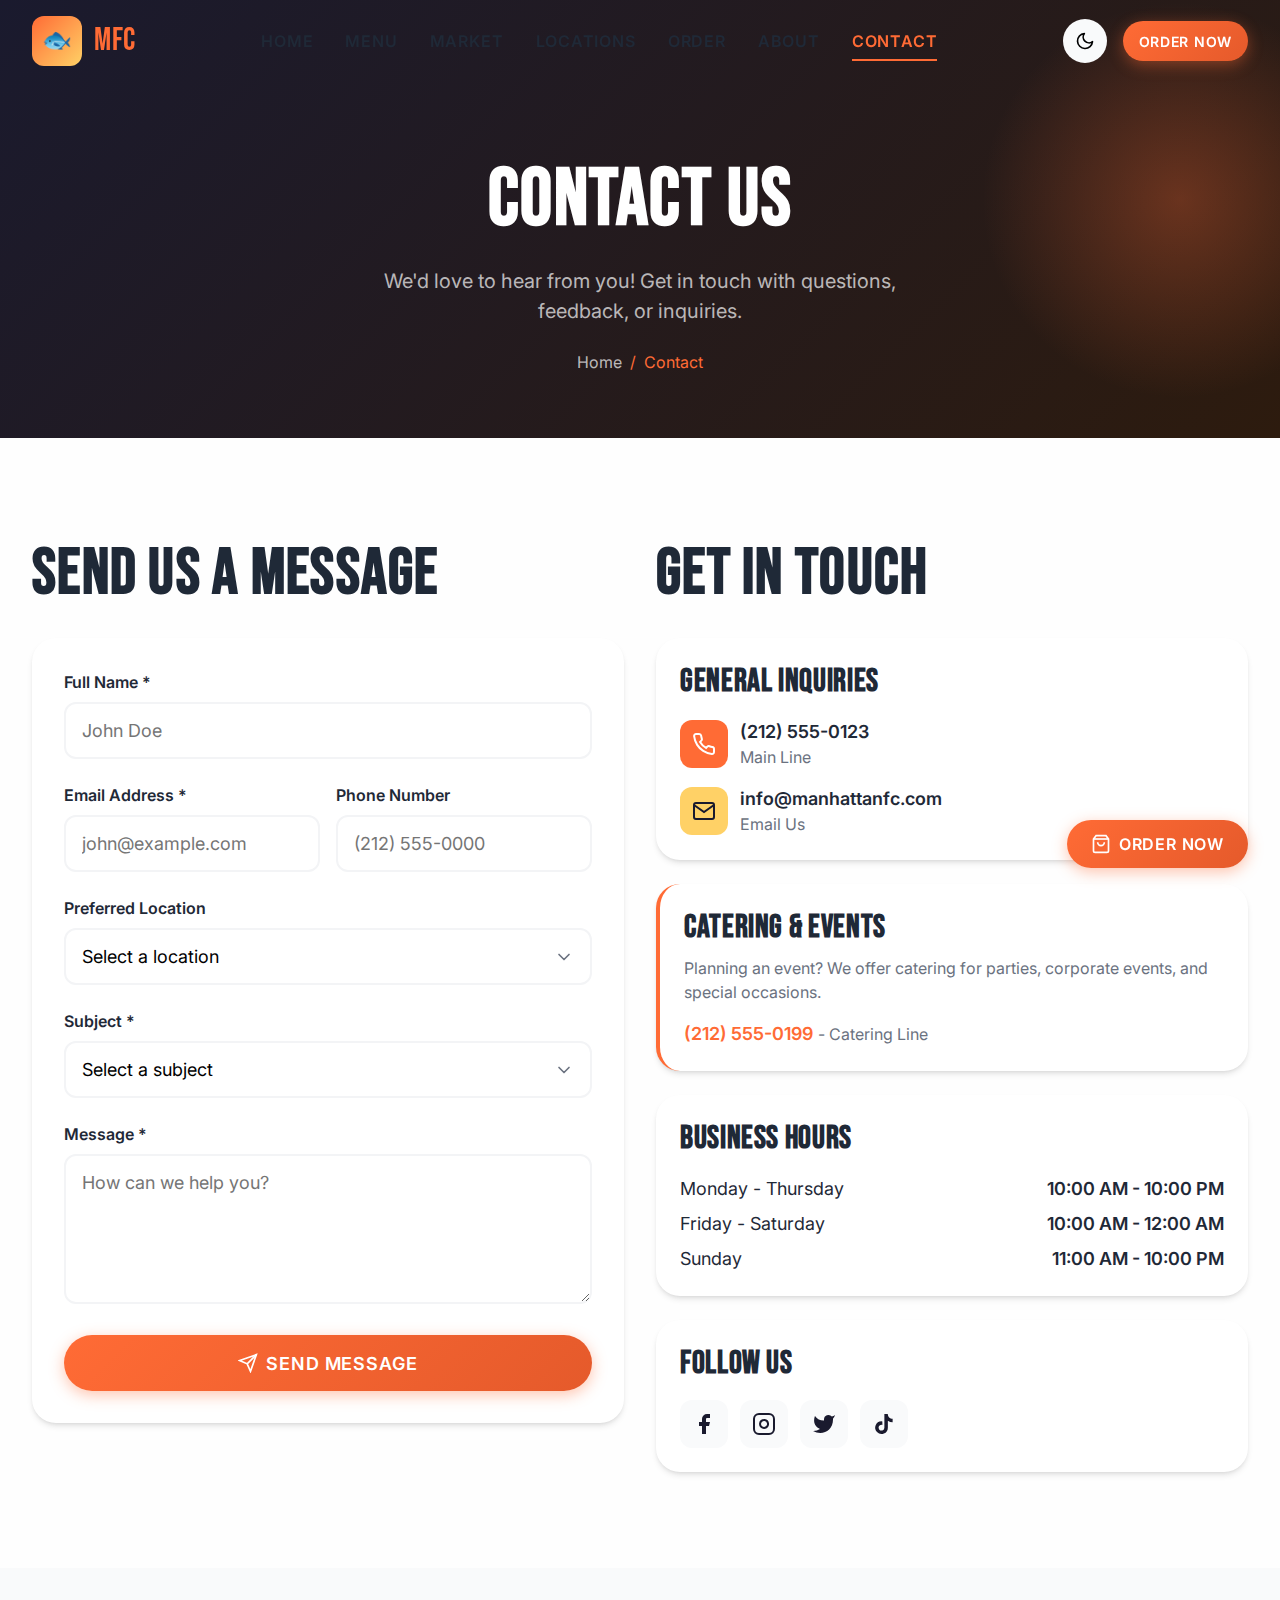
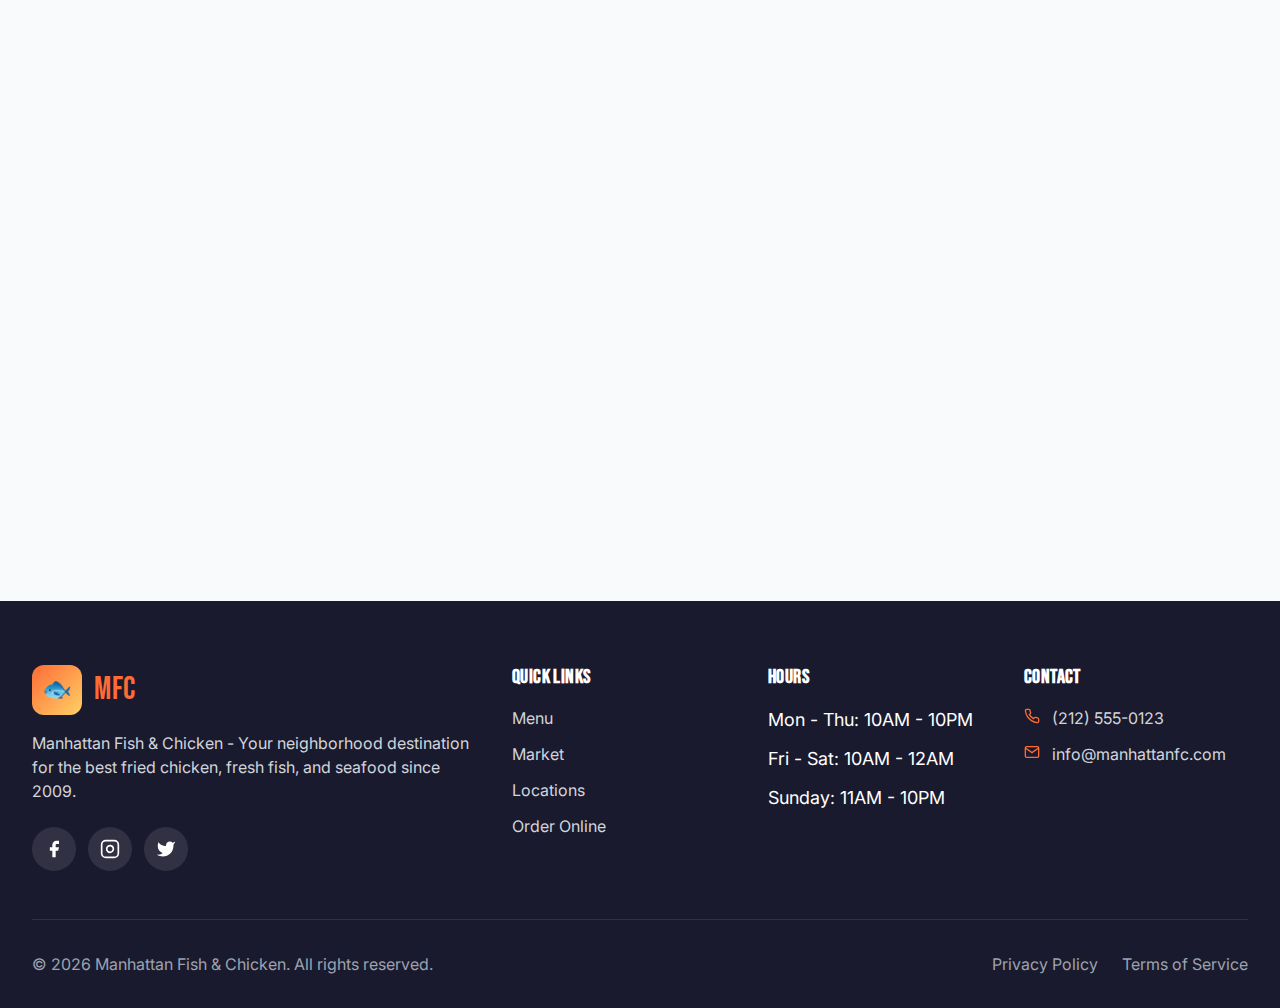
<file: contact.html>
<!DOCTYPE html>
<html lang="en" data-theme="light">
<head>
  <meta charset="UTF-8">
  <meta name="viewport" content="width=device-width, initial-scale=1.0">
  <meta name="description" content="Contact Manhattan Fish & Chicken. Get in touch with questions, feedback, catering inquiries, or job applications. We'd love to hear from you!">

  <meta property="og:title" content="Contact Us - Manhattan Fish & Chicken">
  <meta property="og:description" content="Get in touch with Manhattan Fish & Chicken. Questions, feedback, catering, or careers.">
  <meta property="og:type" content="website">

  <link rel="icon" type="image/svg+xml" href="data:image/svg+xml,<svg xmlns='http://www.w3.org/2000/svg' viewBox='0 0 100 100'><text y='.9em' font-size='90'>🐟</text></svg>">

  <title>Contact Us | Manhattan Fish & Chicken</title>
  <link rel="stylesheet" href="css/styles.css">
</head>
<body>
  <!-- Navigation -->
  <nav class="navbar">
    <div class="container">
      <a href="index.html" class="logo">
        <div class="logo-icon">🐟</div>
        <span>MFC</span>
      </a>
      <div class="nav-links">
        <a href="index.html">Home</a>
        <a href="menu.html">Menu</a>
        <a href="market.html">Market</a>
        <a href="locations.html">Locations</a>
        <a href="order.html">Order</a>
        <a href="about.html">About</a>
        <a href="contact.html" class="active">Contact</a>
      </div>
      <div class="nav-actions">
        <button class="theme-toggle" aria-label="Toggle dark mode">
          <svg width="20" height="20" viewBox="0 0 24 24" fill="none" stroke="currentColor" stroke-width="2"><path d="M21 12.79A9 9 0 1 1 11.21 3 7 7 0 0 0 21 12.79z"/></svg>
        </button>
        <a href="order.html" class="btn btn-primary btn-sm md:hidden lg:flex">Order Now</a>
        <button class="mobile-menu-btn" aria-label="Toggle menu">
          <span></span><span></span><span></span>
        </button>
      </div>
    </div>
  </nav>

  <div class="mobile-menu">
    <a href="index.html">Home</a>
    <a href="menu.html">Menu</a>
    <a href="market.html">Market</a>
    <a href="locations.html">Locations</a>
    <a href="order.html">Order Online</a>
    <a href="about.html">About Us</a>
    <a href="contact.html">Contact</a>
  </div>

  <!-- Page Header -->
  <header class="page-header">
    <div class="container">
      <h1 class="reveal">Contact Us</h1>
      <p class="reveal">We'd love to hear from you! Get in touch with questions, feedback, or inquiries.</p>
      <nav class="breadcrumb reveal">
        <a href="index.html">Home</a>
        <span>/</span>
        <span>Contact</span>
      </nav>
    </div>
  </header>

  <!-- Contact Section -->
  <section class="section">
    <div class="container">
      <div class="grid grid-2 gap-8">

        <!-- Contact Form -->
        <div class="reveal-left">
          <h2 style="margin-bottom: var(--space-6);">Send Us a Message</h2>
          <form id="contact-form" class="card" style="padding: var(--space-8);">
            <div class="form-group">
              <label class="form-label" for="name">Full Name *</label>
              <input type="text" id="name" name="name" class="form-input" placeholder="John Doe" required>
            </div>

            <div class="grid grid-2" style="gap: var(--space-4);">
              <div class="form-group">
                <label class="form-label" for="email">Email Address *</label>
                <input type="email" id="email" name="email" class="form-input" placeholder="john@example.com" required>
              </div>
              <div class="form-group">
                <label class="form-label" for="phone">Phone Number</label>
                <input type="tel" id="phone" name="phone" class="form-input" placeholder="(212) 555-0000">
              </div>
            </div>

            <div class="form-group">
              <label class="form-label" for="location">Preferred Location</label>
              <select id="location" name="location" class="form-select">
                <option value="">Select a location</option>
                <option value="harlem">Harlem - 123 W 125th Street</option>
                <option value="bronx">Bronx - 456 E Fordham Road</option>
                <option value="brooklyn">Brooklyn - 789 Flatbush Avenue</option>
                <option value="queens">Queens - 321 Jamaica Avenue</option>
              </select>
            </div>

            <div class="form-group">
              <label class="form-label" for="subject">Subject *</label>
              <select id="subject" name="subject" class="form-select" required>
                <option value="">Select a subject</option>
                <option value="general">General Inquiry</option>
                <option value="feedback">Feedback</option>
                <option value="catering">Catering Request</option>
                <option value="bulk">Bulk/Wholesale Order</option>
                <option value="careers">Job Application</option>
                <option value="partnership">Partnership Inquiry</option>
                <option value="other">Other</option>
              </select>
            </div>

            <div class="form-group">
              <label class="form-label" for="message">Message *</label>
              <textarea id="message" name="message" class="form-textarea" placeholder="How can we help you?" required></textarea>
            </div>

            <button type="submit" class="btn btn-primary btn-lg" style="width: 100%;">
              <svg width="20" height="20" viewBox="0 0 24 24" fill="none" stroke="currentColor" stroke-width="2"><line x1="22" y1="2" x2="11" y2="13"/><polygon points="22 2 15 22 11 13 2 9 22 2"/></svg>
              Send Message
            </button>
          </form>
        </div>

        <!-- Contact Info -->
        <div class="reveal-right">
          <h2 style="margin-bottom: var(--space-6);">Get In Touch</h2>

          <!-- Main Contact Info -->
          <div class="card" style="padding: var(--space-6); margin-bottom: var(--space-6);">
            <h4 style="margin-bottom: var(--space-4);">General Inquiries</h4>
            <div style="display: flex; flex-direction: column; gap: var(--space-4);">
              <a href="tel:+12125550123" style="display: flex; align-items: center; gap: var(--space-3); color: var(--text-primary);">
                <div style="width: 48px; height: 48px; background: var(--primary); border-radius: var(--radius-lg); display: flex; align-items: center; justify-content: center;">
                  <svg width="24" height="24" viewBox="0 0 24 24" fill="none" stroke="white" stroke-width="2"><path d="M22 16.92v3a2 2 0 0 1-2.18 2 19.79 19.79 0 0 1-8.63-3.07 19.5 19.5 0 0 1-6-6 19.79 19.79 0 0 1-3.07-8.67A2 2 0 0 1 4.11 2h3a2 2 0 0 1 2 1.72c.127.96.361 1.903.7 2.81a2 2 0 0 1-.45 2.11L8.09 9.91a16 16 0 0 0 6 6l1.27-1.27a2 2 0 0 1 2.11-.45c.907.339 1.85.573 2.81.7A2 2 0 0 1 22 16.92z"/></svg>
                </div>
                <div>
                  <div style="font-weight: var(--font-semibold);">(212) 555-0123</div>
                  <div style="font-size: var(--text-sm); color: var(--text-secondary);">Main Line</div>
                </div>
              </a>

              <a href="mailto:info@manhattanfc.com" style="display: flex; align-items: center; gap: var(--space-3); color: var(--text-primary);">
                <div style="width: 48px; height: 48px; background: var(--secondary); border-radius: var(--radius-lg); display: flex; align-items: center; justify-content: center;">
                  <svg width="24" height="24" viewBox="0 0 24 24" fill="none" stroke="var(--dark)" stroke-width="2"><path d="M4 4h16c1.1 0 2 .9 2 2v12c0 1.1-.9 2-2 2H4c-1.1 0-2-.9-2-2V6c0-1.1.9-2 2-2z"/><polyline points="22,6 12,13 2,6"/></svg>
                </div>
                <div>
                  <div style="font-weight: var(--font-semibold);">info@manhattanfc.com</div>
                  <div style="font-size: var(--text-sm); color: var(--text-secondary);">Email Us</div>
                </div>
              </a>
            </div>
          </div>

          <!-- Catering -->
          <div class="card" style="padding: var(--space-6); margin-bottom: var(--space-6); border-left: 4px solid var(--primary);">
            <h4 style="margin-bottom: var(--space-2);">Catering & Events</h4>
            <p style="color: var(--text-secondary); font-size: var(--text-sm); margin-bottom: var(--space-4);">Planning an event? We offer catering for parties, corporate events, and special occasions.</p>
            <a href="tel:+12125550199" style="font-weight: var(--font-semibold); color: var(--primary);">(212) 555-0199</a>
            <span style="color: var(--text-secondary); font-size: var(--text-sm);"> - Catering Line</span>
          </div>

          <!-- Hours -->
          <div class="card" style="padding: var(--space-6); margin-bottom: var(--space-6);">
            <h4 style="margin-bottom: var(--space-4);">Business Hours</h4>
            <div style="display: flex; flex-direction: column; gap: var(--space-2);">
              <div style="display: flex; justify-content: space-between;">
                <span>Monday - Thursday</span>
                <span style="font-weight: var(--font-semibold);">10:00 AM - 10:00 PM</span>
              </div>
              <div style="display: flex; justify-content: space-between;">
                <span>Friday - Saturday</span>
                <span style="font-weight: var(--font-semibold);">10:00 AM - 12:00 AM</span>
              </div>
              <div style="display: flex; justify-content: space-between;">
                <span>Sunday</span>
                <span style="font-weight: var(--font-semibold);">11:00 AM - 10:00 PM</span>
              </div>
            </div>
          </div>

          <!-- Social Media -->
          <div class="card" style="padding: var(--space-6);">
            <h4 style="margin-bottom: var(--space-4);">Follow Us</h4>
            <div style="display: flex; gap: var(--space-3);">
              <a href="#" style="width: 48px; height: 48px; background: var(--gray-100); border-radius: var(--radius-lg); display: flex; align-items: center; justify-content: center; transition: background var(--transition-fast);" aria-label="Facebook">
                <svg width="24" height="24" viewBox="0 0 24 24" fill="var(--dark)"><path d="M18 2h-3a5 5 0 0 0-5 5v3H7v4h3v8h4v-8h3l1-4h-4V7a1 1 0 0 1 1-1h3z"/></svg>
              </a>
              <a href="#" style="width: 48px; height: 48px; background: var(--gray-100); border-radius: var(--radius-lg); display: flex; align-items: center; justify-content: center; transition: background var(--transition-fast);" aria-label="Instagram">
                <svg width="24" height="24" viewBox="0 0 24 24" fill="none" stroke="var(--dark)" stroke-width="2"><rect x="2" y="2" width="20" height="20" rx="5" ry="5"/><path d="M16 11.37A4 4 0 1 1 12.63 8 4 4 0 0 1 16 11.37z"/><line x1="17.5" y1="6.5" x2="17.51" y2="6.5"/></svg>
              </a>
              <a href="#" style="width: 48px; height: 48px; background: var(--gray-100); border-radius: var(--radius-lg); display: flex; align-items: center; justify-content: center; transition: background var(--transition-fast);" aria-label="Twitter">
                <svg width="24" height="24" viewBox="0 0 24 24" fill="var(--dark)"><path d="M23 3a10.9 10.9 0 0 1-3.14 1.53 4.48 4.48 0 0 0-7.86 3v1A10.66 10.66 0 0 1 3 4s-4 9 5 13a11.64 11.64 0 0 1-7 2c9 5 20 0 20-11.5a4.5 4.5 0 0 0-.08-.83A7.72 7.72 0 0 0 23 3z"/></svg>
              </a>
              <a href="#" style="width: 48px; height: 48px; background: var(--gray-100); border-radius: var(--radius-lg); display: flex; align-items: center; justify-content: center; transition: background var(--transition-fast);" aria-label="TikTok">
                <svg width="24" height="24" viewBox="0 0 24 24" fill="var(--dark)"><path d="M19.59 6.69a4.83 4.83 0 0 1-3.77-4.25V2h-3.45v13.67a2.89 2.89 0 0 1-5.2 1.74 2.89 2.89 0 0 1 2.31-4.64 2.93 2.93 0 0 1 .88.13V9.4a6.84 6.84 0 0 0-1-.05A6.33 6.33 0 0 0 5 20.1a6.34 6.34 0 0 0 10.86-4.43v-7a8.16 8.16 0 0 0 4.77 1.52v-3.4a4.85 4.85 0 0 1-1-.1z"/></svg>
              </a>
            </div>
          </div>
        </div>

      </div>
    </div>
  </section>

  <!-- All Locations -->
  <section class="section bg-light">
    <div class="container">
      <div class="section-header reveal">
        <h2>Our Locations</h2>
        <p>Visit any of our 4 NYC locations</p>
      </div>
      <div class="grid grid-4 stagger-children">
        <div class="card" style="padding: var(--space-6);">
          <h4 style="color: var(--primary); margin-bottom: var(--space-3);">Harlem</h4>
          <p style="font-size: var(--text-sm); color: var(--text-secondary); margin-bottom: var(--space-2);">123 W 125th Street<br>New York, NY 10027</p>
          <a href="tel:+12125550123" style="font-size: var(--text-sm); color: var(--primary);">(212) 555-0123</a>
        </div>
        <div class="card" style="padding: var(--space-6);">
          <h4 style="color: var(--primary); margin-bottom: var(--space-3);">Bronx</h4>
          <p style="font-size: var(--text-sm); color: var(--text-secondary); margin-bottom: var(--space-2);">456 E Fordham Road<br>Bronx, NY 10458</p>
          <a href="tel:+17185550124" style="font-size: var(--text-sm); color: var(--primary);">(718) 555-0124</a>
        </div>
        <div class="card" style="padding: var(--space-6);">
          <h4 style="color: var(--primary); margin-bottom: var(--space-3);">Brooklyn</h4>
          <p style="font-size: var(--text-sm); color: var(--text-secondary); margin-bottom: var(--space-2);">789 Flatbush Avenue<br>Brooklyn, NY 11226</p>
          <a href="tel:+17185550125" style="font-size: var(--text-sm); color: var(--primary);">(718) 555-0125</a>
        </div>
        <div class="card" style="padding: var(--space-6);">
          <h4 style="color: var(--primary); margin-bottom: var(--space-3);">Queens</h4>
          <p style="font-size: var(--text-sm); color: var(--text-secondary); margin-bottom: var(--space-2);">321 Jamaica Avenue<br>Queens, NY 11432</p>
          <a href="tel:+17185550126" style="font-size: var(--text-sm); color: var(--primary);">(718) 555-0126</a>
        </div>
      </div>
      <div class="text-center mt-8 reveal">
        <a href="locations.html" class="btn btn-secondary">View All Locations</a>
      </div>
    </div>
  </section>

  <!-- Footer -->
  <footer class="footer">
    <div class="container">
      <div class="footer-grid">
        <div class="footer-brand">
          <a href="index.html" class="logo">
            <div class="logo-icon">🐟</div>
            <span>MFC</span>
          </a>
          <p>Manhattan Fish & Chicken - Your neighborhood destination for the best fried chicken, fresh fish, and seafood since 2009.</p>
          <div class="footer-social">
            <a href="#" aria-label="Facebook"><svg width="20" height="20" viewBox="0 0 24 24" fill="currentColor"><path d="M18 2h-3a5 5 0 0 0-5 5v3H7v4h3v8h4v-8h3l1-4h-4V7a1 1 0 0 1 1-1h3z"/></svg></a>
            <a href="#" aria-label="Instagram"><svg width="20" height="20" viewBox="0 0 24 24" fill="none" stroke="currentColor" stroke-width="2"><rect x="2" y="2" width="20" height="20" rx="5" ry="5"/><path d="M16 11.37A4 4 0 1 1 12.63 8 4 4 0 0 1 16 11.37z"/><line x1="17.5" y1="6.5" x2="17.51" y2="6.5"/></svg></a>
            <a href="#" aria-label="Twitter"><svg width="20" height="20" viewBox="0 0 24 24" fill="currentColor"><path d="M23 3a10.9 10.9 0 0 1-3.14 1.53 4.48 4.48 0 0 0-7.86 3v1A10.66 10.66 0 0 1 3 4s-4 9 5 13a11.64 11.64 0 0 1-7 2c9 5 20 0 20-11.5a4.5 4.5 0 0 0-.08-.83A7.72 7.72 0 0 0 23 3z"/></svg></a>
          </div>
        </div>
        <div>
          <h4 class="footer-heading">Quick Links</h4>
          <div class="footer-links">
            <a href="menu.html">Menu</a>
            <a href="market.html">Market</a>
            <a href="locations.html">Locations</a>
            <a href="order.html">Order Online</a>
          </div>
        </div>
        <div>
          <h4 class="footer-heading">Hours</h4>
          <div class="footer-links">
            <span>Mon - Thu: 10AM - 10PM</span>
            <span>Fri - Sat: 10AM - 12AM</span>
            <span>Sunday: 11AM - 10PM</span>
          </div>
        </div>
        <div>
          <h4 class="footer-heading">Contact</h4>
          <div class="footer-contact-item">
            <svg width="16" height="16" viewBox="0 0 24 24" fill="none" stroke="currentColor" stroke-width="2"><path d="M22 16.92v3a2 2 0 0 1-2.18 2 19.79 19.79 0 0 1-8.63-3.07 19.5 19.5 0 0 1-6-6 19.79 19.79 0 0 1-3.07-8.67A2 2 0 0 1 4.11 2h3a2 2 0 0 1 2 1.72c.127.96.361 1.903.7 2.81a2 2 0 0 1-.45 2.11L8.09 9.91a16 16 0 0 0 6 6l1.27-1.27a2 2 0 0 1 2.11-.45c.907.339 1.85.573 2.81.7A2 2 0 0 1 22 16.92z"/></svg>
            <span>(212) 555-0123</span>
          </div>
          <div class="footer-contact-item">
            <svg width="16" height="16" viewBox="0 0 24 24" fill="none" stroke="currentColor" stroke-width="2"><path d="M4 4h16c1.1 0 2 .9 2 2v12c0 1.1-.9 2-2 2H4c-1.1 0-2-.9-2-2V6c0-1.1.9-2 2-2z"/><polyline points="22,6 12,13 2,6"/></svg>
            <span>info@manhattanfc.com</span>
          </div>
        </div>
      </div>
      <div class="footer-bottom">
        <p>&copy; 2026 Manhattan Fish & Chicken. All rights reserved.</p>
        <div class="footer-bottom-links">
          <a href="#">Privacy Policy</a>
          <a href="#">Terms of Service</a>
        </div>
      </div>
    </div>
  </footer>

  <a href="order.html" class="floating-order-btn btn btn-primary">
    <svg width="20" height="20" viewBox="0 0 24 24" fill="none" stroke="currentColor" stroke-width="2"><path d="M6 2L3 6v14a2 2 0 0 0 2 2h14a2 2 0 0 0 2-2V6l-3-4z"/><line x1="3" y1="6" x2="21" y2="6"/><path d="M16 10a4 4 0 0 1-8 0"/></svg>
    Order Now
  </a>

  <script src="js/main.js"></script>
  <script>
    // Contact form handling
    document.getElementById('contact-form')?.addEventListener('submit', function(e) {
      e.preventDefault();

      // Get form data
      const formData = new FormData(this);
      const data = Object.fromEntries(formData.entries());

      // Validate
      if (!data.name || !data.email || !data.subject || !data.message) {
        MFC.showToast('Please fill in all required fields', 'error');
        return;
      }

      if (!MFC.validateEmail(data.email)) {
        MFC.showToast('Please enter a valid email address', 'error');
        return;
      }

      // Simulate form submission
      const submitBtn = this.querySelector('button[type="submit"]');
      submitBtn.disabled = true;
      submitBtn.innerHTML = '<span class="spinner" style="width: 20px; height: 20px;"></span> Sending...';

      setTimeout(() => {
        MFC.showToast('Message sent successfully! We\'ll get back to you soon.', 'success');
        this.reset();
        submitBtn.disabled = false;
        submitBtn.innerHTML = `<svg width="20" height="20" viewBox="0 0 24 24" fill="none" stroke="currentColor" stroke-width="2"><line x1="22" y1="2" x2="11" y2="13"/><polygon points="22 2 15 22 11 13 2 9 22 2"/></svg> Send Message`;
      }, 1500);
    });
  </script>
</body>
</html>
</file>
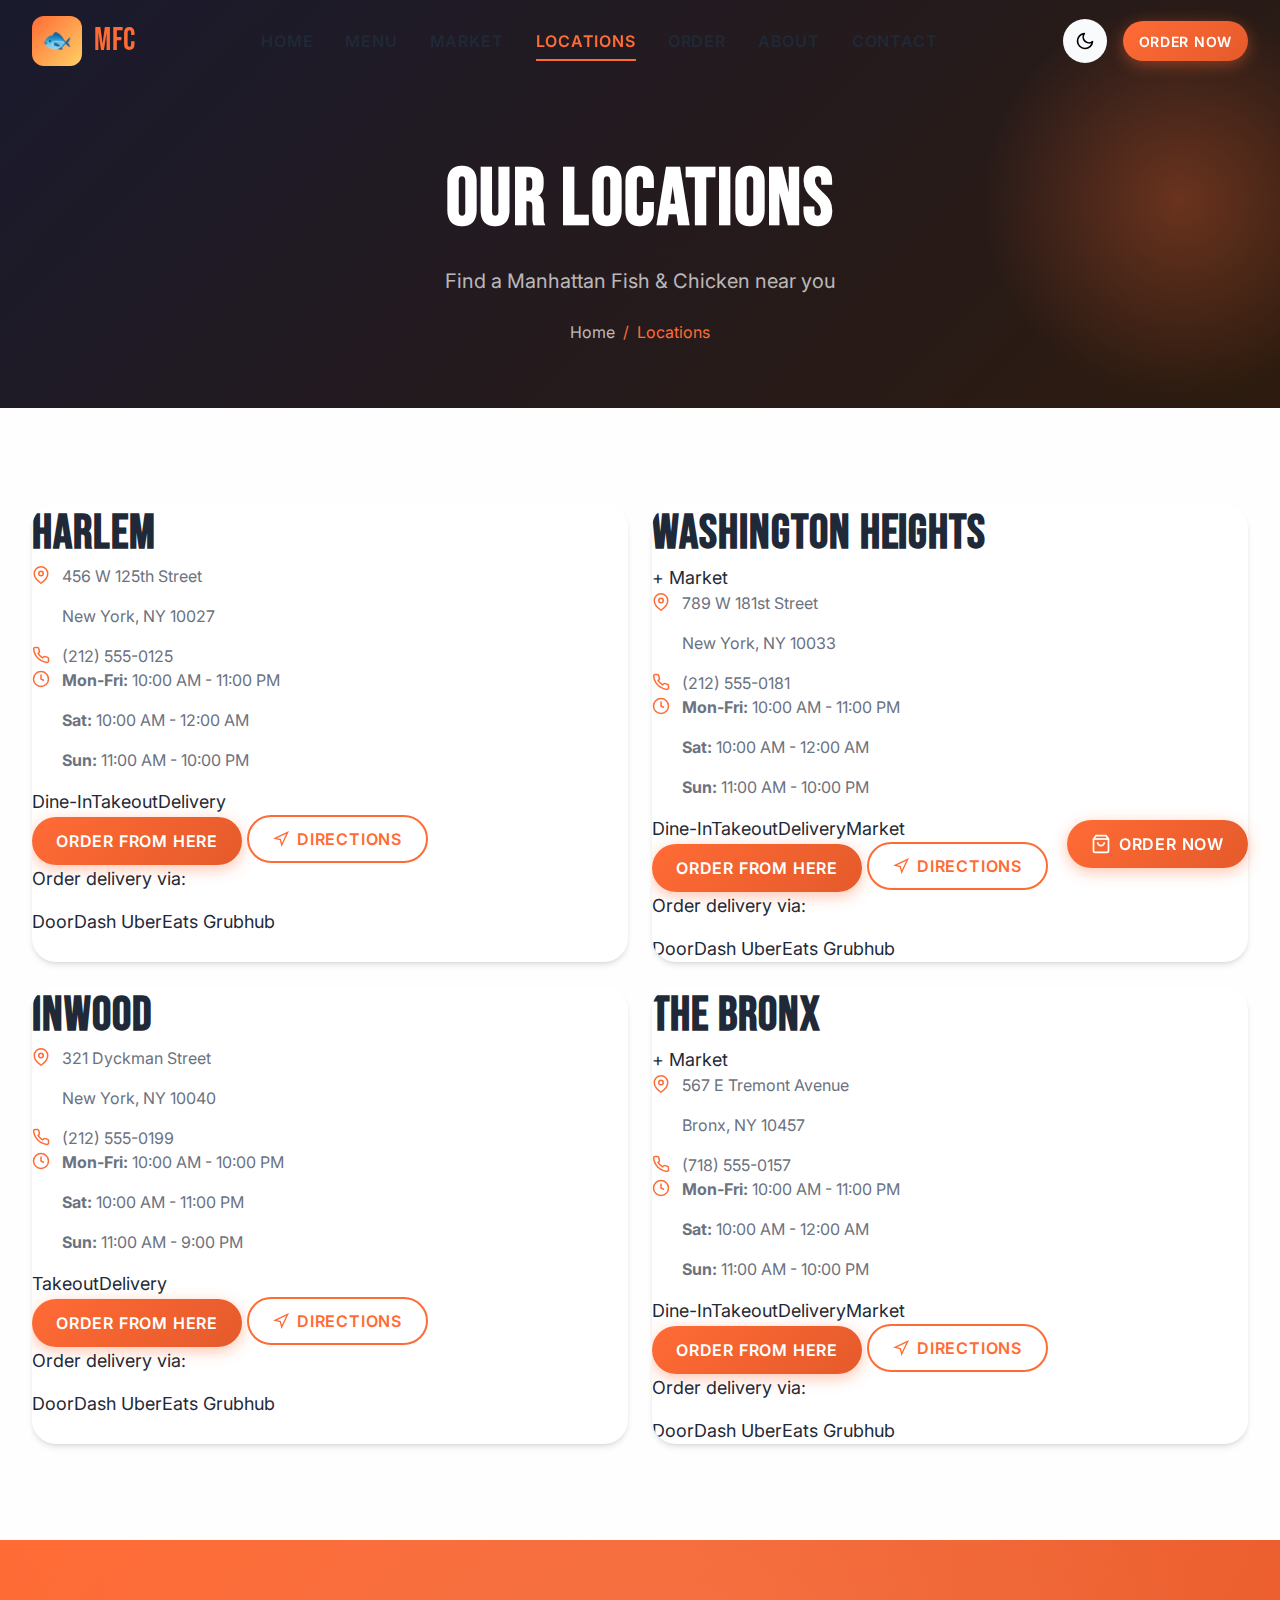
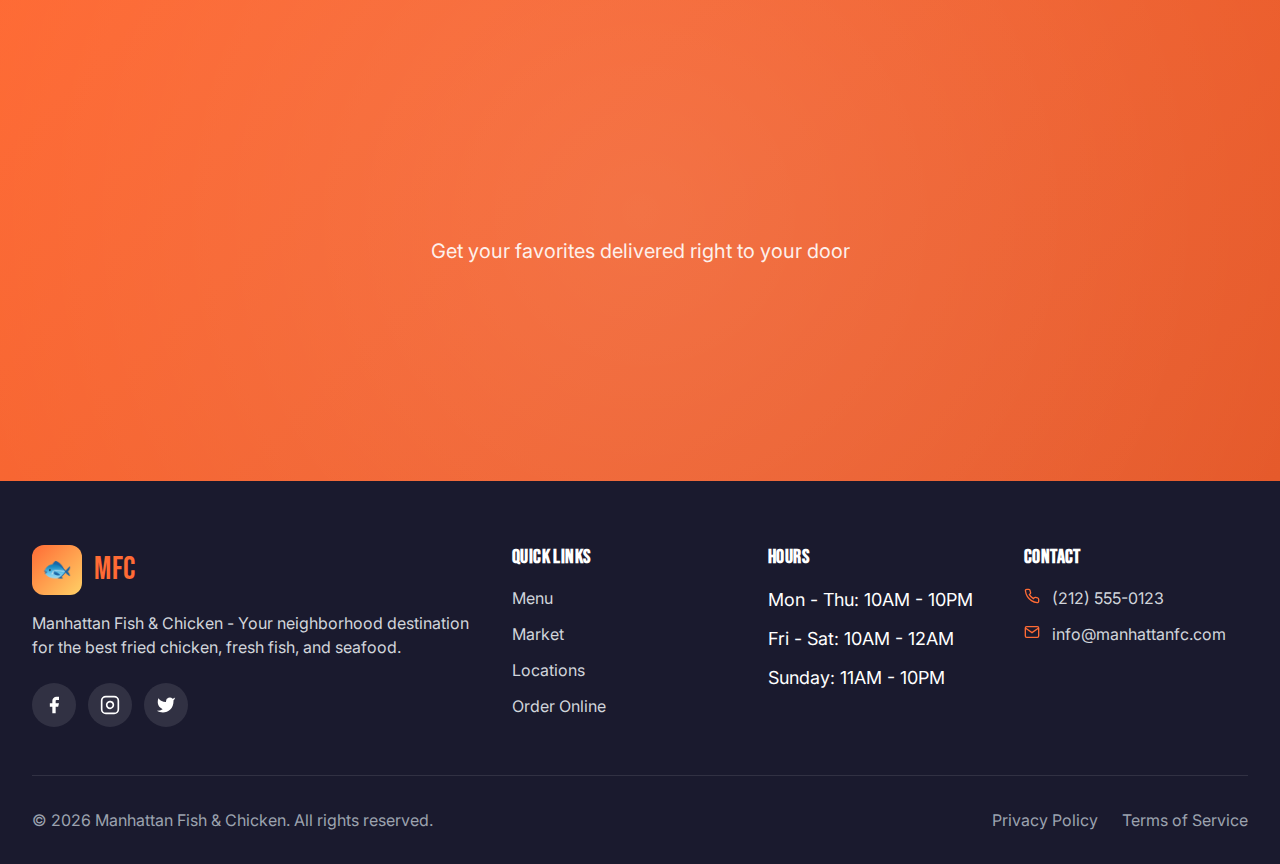
<file: locations.html>
<!DOCTYPE html>
<html lang="en" data-theme="light">
<head>
  <meta charset="UTF-8">
  <meta name="viewport" content="width=device-width, initial-scale=1.0">
  <meta name="description" content="Find a Manhattan Fish & Chicken location near you. Multiple convenient locations serving NYC. View hours, directions, and order online.">
  <meta property="og:title" content="Locations - Manhattan Fish & Chicken">
  <meta property="og:description" content="Find a Manhattan Fish & Chicken near you.">
  <meta property="og:type" content="website">
  <link rel="icon" type="image/svg+xml" href="data:image/svg+xml,<svg xmlns='http://www.w3.org/2000/svg' viewBox='0 0 100 100'><text y='.9em' font-size='90'>🐟</text></svg>">
  <title>Locations | Manhattan Fish & Chicken</title>
  <link rel="stylesheet" href="css/styles.css">
</head>
<body>
  <!-- Navigation -->
  <nav class="navbar">
    <div class="container">
      <a href="index.html" class="logo">
        <div class="logo-icon">🐟</div>
        <span>MFC</span>
      </a>
      <div class="nav-links">
        <a href="index.html">Home</a>
        <a href="menu.html">Menu</a>
        <a href="market.html">Market</a>
        <a href="locations.html" class="active">Locations</a>
        <a href="order.html">Order</a>
        <a href="about.html">About</a>
        <a href="contact.html">Contact</a>
      </div>
      <div class="nav-actions">
        <button class="theme-toggle" aria-label="Toggle dark mode">
          <svg width="20" height="20" viewBox="0 0 24 24" fill="none" stroke="currentColor" stroke-width="2"><path d="M21 12.79A9 9 0 1 1 11.21 3 7 7 0 0 0 21 12.79z"/></svg>
        </button>
        <a href="order.html" class="btn btn-primary btn-sm md:hidden lg:flex">Order Now</a>
        <button class="mobile-menu-btn" aria-label="Toggle menu">
          <span></span><span></span><span></span>
        </button>
      </div>
    </div>
  </nav>

  <div class="mobile-menu">
    <a href="index.html">Home</a>
    <a href="menu.html">Menu</a>
    <a href="market.html">Market</a>
    <a href="locations.html">Locations</a>
    <a href="order.html">Order Online</a>
    <a href="about.html">About Us</a>
    <a href="contact.html">Contact</a>
  </div>

  <!-- Page Header -->
  <header class="page-header">
    <div class="container">
      <h1 class="reveal">Our Locations</h1>
      <p class="reveal">Find a Manhattan Fish & Chicken near you</p>
      <nav class="breadcrumb reveal">
        <a href="index.html">Home</a>
        <span>/</span>
        <span>Locations</span>
      </nav>
    </div>
  </header>

  <!-- Locations Section -->
  <section class="section">
    <div class="container">
      <!-- Loading State -->
      <div id="locations-loading" style="text-align: center; padding: var(--space-12);">
        <div class="loading-spinner"></div>
        <p>Loading locations...</p>
      </div>

      <!-- Locations Grid (populated by JS) -->
      <div id="locations-grid" class="grid grid-2" style="gap: var(--space-6);"></div>
    </div>
  </section>

  <!-- CTA Section -->
  <section class="section cta-section">
    <div class="container py-16">
      <h2 class="reveal">Can't Visit? Order Delivery!</h2>
      <p class="reveal">Get your favorites delivered right to your door</p>
      <div class="flex justify-center gap-4 flex-wrap reveal">
        <a href="order.html" class="btn btn-dark btn-lg">Order Online</a>
        <a href="tel:+12125550123" class="btn btn-secondary btn-lg">Call to Order</a>
      </div>
    </div>
  </section>

  <!-- Footer -->
  <footer class="footer">
    <div class="container">
      <div class="footer-grid">
        <div class="footer-brand">
          <a href="index.html" class="logo">
            <div class="logo-icon">🐟</div>
            <span>MFC</span>
          </a>
          <p>Manhattan Fish & Chicken - Your neighborhood destination for the best fried chicken, fresh fish, and seafood.</p>
          <div class="footer-social">
            <a href="#" aria-label="Facebook"><svg width="20" height="20" viewBox="0 0 24 24" fill="currentColor"><path d="M18 2h-3a5 5 0 0 0-5 5v3H7v4h3v8h4v-8h3l1-4h-4V7a1 1 0 0 1 1-1h3z"/></svg></a>
            <a href="#" aria-label="Instagram"><svg width="20" height="20" viewBox="0 0 24 24" fill="none" stroke="currentColor" stroke-width="2"><rect x="2" y="2" width="20" height="20" rx="5" ry="5"/><path d="M16 11.37A4 4 0 1 1 12.63 8 4 4 0 0 1 16 11.37z"/><line x1="17.5" y1="6.5" x2="17.51" y2="6.5"/></svg></a>
            <a href="#" aria-label="Twitter"><svg width="20" height="20" viewBox="0 0 24 24" fill="currentColor"><path d="M23 3a10.9 10.9 0 0 1-3.14 1.53 4.48 4.48 0 0 0-7.86 3v1A10.66 10.66 0 0 1 3 4s-4 9 5 13a11.64 11.64 0 0 1-7 2c9 5 20 0 20-11.5a4.5 4.5 0 0 0-.08-.83A7.72 7.72 0 0 0 23 3z"/></svg></a>
          </div>
        </div>
        <div>
          <h4 class="footer-heading">Quick Links</h4>
          <div class="footer-links">
            <a href="menu.html">Menu</a>
            <a href="market.html">Market</a>
            <a href="locations.html">Locations</a>
            <a href="order.html">Order Online</a>
          </div>
        </div>
        <div>
          <h4 class="footer-heading">Hours</h4>
          <div class="footer-links">
            <span>Mon - Thu: 10AM - 10PM</span>
            <span>Fri - Sat: 10AM - 12AM</span>
            <span>Sunday: 11AM - 10PM</span>
          </div>
        </div>
        <div>
          <h4 class="footer-heading">Contact</h4>
          <div class="footer-contact-item">
            <svg width="16" height="16" viewBox="0 0 24 24" fill="none" stroke="currentColor" stroke-width="2"><path d="M22 16.92v3a2 2 0 0 1-2.18 2 19.79 19.79 0 0 1-8.63-3.07 19.5 19.5 0 0 1-6-6 19.79 19.79 0 0 1-3.07-8.67A2 2 0 0 1 4.11 2h3a2 2 0 0 1 2 1.72c.127.96.361 1.903.7 2.81a2 2 0 0 1-.45 2.11L8.09 9.91a16 16 0 0 0 6 6l1.27-1.27a2 2 0 0 1 2.11-.45c.907.339 1.85.573 2.81.7A2 2 0 0 1 22 16.92z"/></svg>
            <span>(212) 555-0123</span>
          </div>
          <div class="footer-contact-item">
            <svg width="16" height="16" viewBox="0 0 24 24" fill="none" stroke="currentColor" stroke-width="2"><path d="M4 4h16c1.1 0 2 .9 2 2v12c0 1.1-.9 2-2 2H4c-1.1 0-2-.9-2-2V6c0-1.1.9-2 2-2z"/><polyline points="22,6 12,13 2,6"/></svg>
            <span>info@manhattanfc.com</span>
          </div>
        </div>
      </div>
      <div class="footer-bottom">
        <p>&copy; 2026 Manhattan Fish & Chicken. All rights reserved.</p>
        <div class="footer-bottom-links">
          <a href="#">Privacy Policy</a>
          <a href="#">Terms of Service</a>
        </div>
      </div>
    </div>
  </footer>

  <!-- Floating Order Button -->
  <a href="order.html" class="floating-order-btn btn btn-primary">
    <svg width="20" height="20" viewBox="0 0 24 24" fill="none" stroke="currentColor" stroke-width="2"><path d="M6 2L3 6v14a2 2 0 0 0 2 2h14a2 2 0 0 0 2-2V6l-3-4z"/><line x1="3" y1="6" x2="21" y2="6"/><path d="M16 10a4 4 0 0 1-8 0"/></svg>
    Order Now
  </a>

  <!-- Scripts -->
  <script src="js/main.js"></script>
  <script src="js/locations.js"></script>
</body>
</html>
</file>
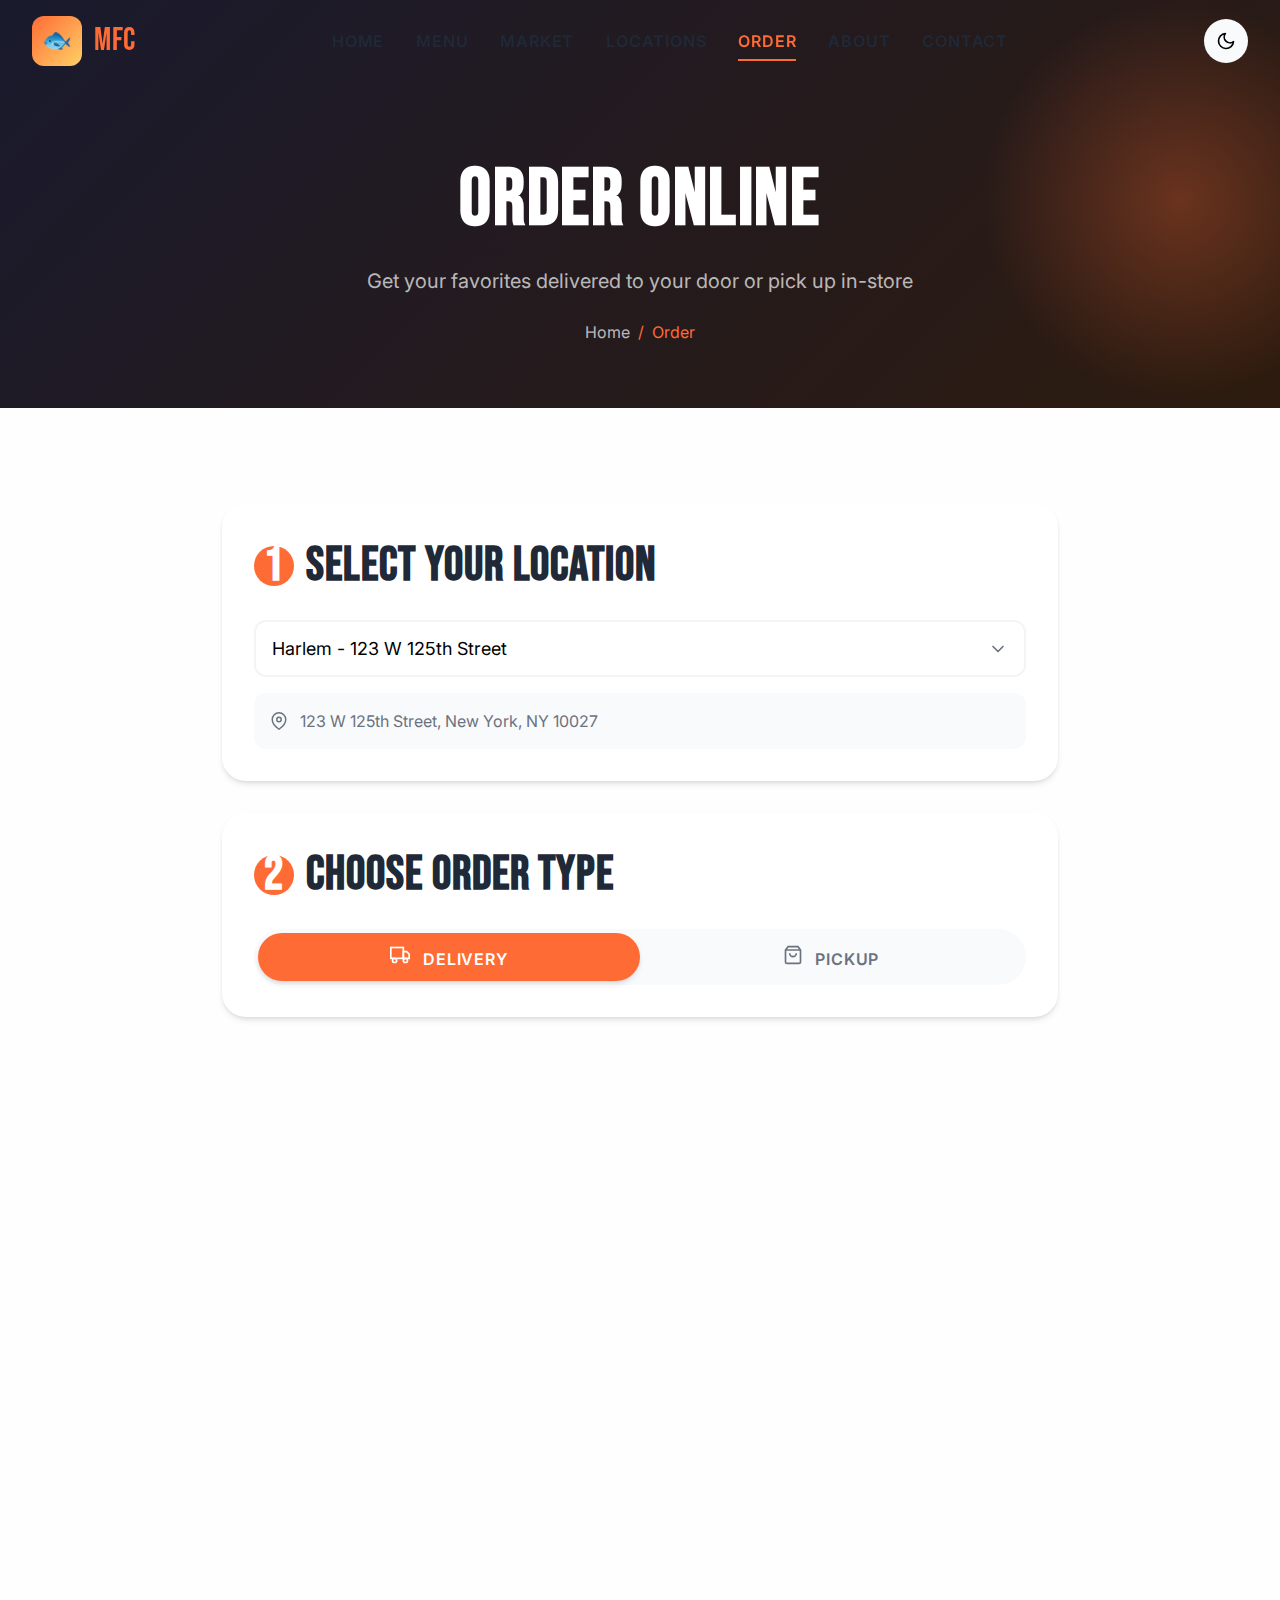
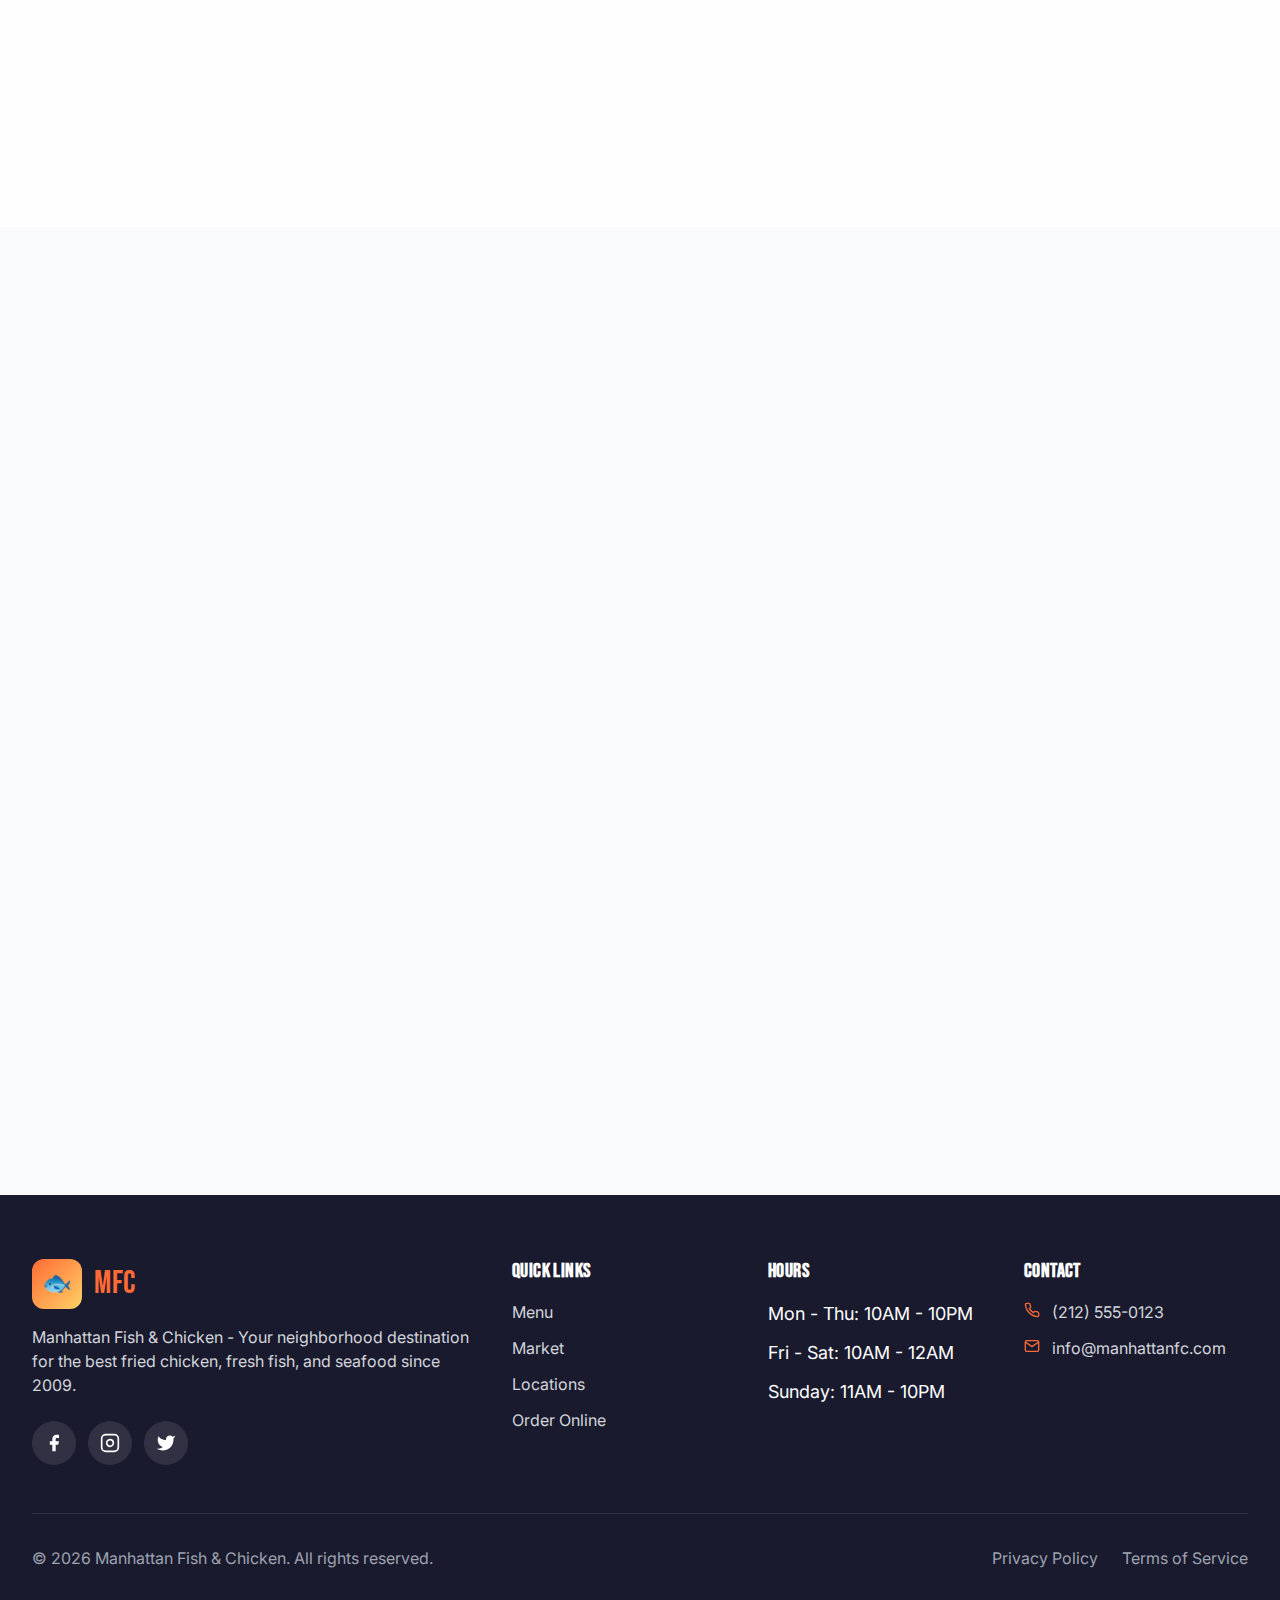
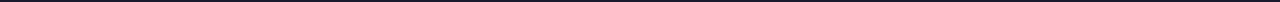
<file: order.html>
<!DOCTYPE html>
<html lang="en" data-theme="light">
<head>
  <meta charset="UTF-8">
  <meta name="viewport" content="width=device-width, initial-scale=1.0">
  <meta name="description" content="Order Manhattan Fish & Chicken online. Delivery via DoorDash, Uber Eats, Grubhub or call for pickup. Fresh fried chicken, fish, and seafood delivered to your door.">

  <meta property="og:title" content="Order Online - Manhattan Fish & Chicken">
  <meta property="og:description" content="Order delivery or pickup. Fresh fried chicken, fish, and seafood.">
  <meta property="og:type" content="website">

  <link rel="icon" type="image/svg+xml" href="data:image/svg+xml,<svg xmlns='http://www.w3.org/2000/svg' viewBox='0 0 100 100'><text y='.9em' font-size='90'>🐟</text></svg>">

  <title>Order Online | Manhattan Fish & Chicken</title>
  <link rel="stylesheet" href="css/styles.css">
</head>
<body>
  <!-- Navigation -->
  <nav class="navbar">
    <div class="container">
      <a href="index.html" class="logo">
        <div class="logo-icon">🐟</div>
        <span>MFC</span>
      </a>
      <div class="nav-links">
        <a href="index.html">Home</a>
        <a href="menu.html">Menu</a>
        <a href="market.html">Market</a>
        <a href="locations.html">Locations</a>
        <a href="order.html" class="active">Order</a>
        <a href="about.html">About</a>
        <a href="contact.html">Contact</a>
      </div>
      <div class="nav-actions">
        <button class="theme-toggle" aria-label="Toggle dark mode">
          <svg width="20" height="20" viewBox="0 0 24 24" fill="none" stroke="currentColor" stroke-width="2"><path d="M21 12.79A9 9 0 1 1 11.21 3 7 7 0 0 0 21 12.79z"/></svg>
        </button>
        <button class="mobile-menu-btn" aria-label="Toggle menu">
          <span></span><span></span><span></span>
        </button>
      </div>
    </div>
  </nav>

  <div class="mobile-menu">
    <a href="index.html">Home</a>
    <a href="menu.html">Menu</a>
    <a href="market.html">Market</a>
    <a href="locations.html">Locations</a>
    <a href="order.html">Order Online</a>
    <a href="about.html">About Us</a>
    <a href="contact.html">Contact</a>
  </div>

  <!-- Page Header -->
  <header class="page-header">
    <div class="container">
      <h1 class="reveal">Order Online</h1>
      <p class="reveal">Get your favorites delivered to your door or pick up in-store</p>
      <nav class="breadcrumb reveal">
        <a href="index.html">Home</a>
        <span>/</span>
        <span>Order</span>
      </nav>
    </div>
  </header>

  <!-- Order Section -->
  <section class="section">
    <div class="container" style="max-width: 900px;">

      <!-- Step 1: Select Location -->
      <div class="card reveal" style="padding: var(--space-8); margin-bottom: var(--space-8);">
        <h3 style="display: flex; align-items: center; gap: var(--space-3); margin-bottom: var(--space-6);">
          <span style="width: 40px; height: 40px; background: var(--primary); color: white; border-radius: 50%; display: flex; align-items: center; justify-content: center; font-family: var(--font-display);">1</span>
          Select Your Location
        </h3>
        <div class="form-group" style="margin-bottom: 0;">
          <select id="order-location" class="form-select">
            <option value="harlem">Harlem - 123 W 125th Street</option>
            <option value="bronx">Bronx - 456 E Fordham Road</option>
            <option value="brooklyn">Brooklyn - 789 Flatbush Avenue</option>
            <option value="queens">Queens - 321 Jamaica Avenue</option>
          </select>
        </div>
        <div style="margin-top: var(--space-4); padding: var(--space-4); background: var(--gray-100); border-radius: var(--radius-lg);">
          <div style="display: flex; align-items: center; gap: var(--space-3); color: var(--text-secondary); font-size: var(--text-sm);">
            <svg width="18" height="18" viewBox="0 0 24 24" fill="none" stroke="currentColor" stroke-width="2"><path d="M21 10c0 7-9 13-9 13s-9-6-9-13a9 9 0 0 1 18 0z"/><circle cx="12" cy="10" r="3"/></svg>
            <span id="location-address">123 W 125th Street, New York, NY 10027</span>
          </div>
        </div>
      </div>

      <!-- Step 2: Choose Order Type -->
      <div class="card reveal" style="padding: var(--space-8); margin-bottom: var(--space-8);">
        <h3 style="display: flex; align-items: center; gap: var(--space-3); margin-bottom: var(--space-6);">
          <span style="width: 40px; height: 40px; background: var(--primary); color: white; border-radius: 50%; display: flex; align-items: center; justify-content: center; font-family: var(--font-display);">2</span>
          Choose Order Type
        </h3>
        <div class="order-toggle" style="display: flex; width: 100%;">
          <button class="order-toggle-btn active" data-type="delivery" style="flex: 1;">
            <svg width="20" height="20" viewBox="0 0 24 24" fill="none" stroke="currentColor" stroke-width="2" style="margin-right: 8px;"><rect x="1" y="3" width="15" height="13"/><polygon points="16 8 20 8 23 11 23 16 16 16 16 8"/><circle cx="5.5" cy="18.5" r="2.5"/><circle cx="18.5" cy="18.5" r="2.5"/></svg>
            Delivery
          </button>
          <button class="order-toggle-btn" data-type="pickup" style="flex: 1;">
            <svg width="20" height="20" viewBox="0 0 24 24" fill="none" stroke="currentColor" stroke-width="2" style="margin-right: 8px;"><path d="M6 2L3 6v14a2 2 0 0 0 2 2h14a2 2 0 0 0 2-2V6l-3-4z"/><line x1="3" y1="6" x2="21" y2="6"/><path d="M16 10a4 4 0 0 1-8 0"/></svg>
            Pickup
          </button>
        </div>
      </div>

      <!-- Step 3: Delivery Options -->
      <div id="delivery-section" class="card reveal" style="padding: var(--space-8);">
        <h3 style="display: flex; align-items: center; gap: var(--space-3); margin-bottom: var(--space-6);">
          <span style="width: 40px; height: 40px; background: var(--primary); color: white; border-radius: 50%; display: flex; align-items: center; justify-content: center; font-family: var(--font-display);">3</span>
          Choose Delivery Service
        </h3>
        <p style="color: var(--text-secondary); margin-bottom: var(--space-6);">Select your preferred delivery partner to place your order:</p>

        <div style="display: flex; flex-direction: column; gap: var(--space-4);">
          <!-- DoorDash -->
          <a href="https://www.doordash.com" target="_blank" rel="noopener" data-delivery="doordash" class="delivery-partner" style="padding: var(--space-6); justify-content: flex-start;">
            <div style="width: 60px; height: 60px; background: #FF3008; border-radius: var(--radius-lg); display: flex; align-items: center; justify-content: center;">
              <span style="color: white; font-weight: bold; font-size: 1.25rem;">DD</span>
            </div>
            <div style="flex: 1;">
              <div style="font-weight: var(--font-bold); font-size: var(--text-lg);">DoorDash</div>
              <div style="color: var(--text-secondary); font-size: var(--text-sm);">Delivery in 30-45 minutes</div>
            </div>
            <svg width="24" height="24" viewBox="0 0 24 24" fill="none" stroke="currentColor" stroke-width="2" style="color: var(--gray-400);"><polyline points="9 18 15 12 9 6"/></svg>
          </a>

          <!-- Uber Eats -->
          <a href="https://www.ubereats.com" target="_blank" rel="noopener" data-delivery="ubereats" class="delivery-partner" style="padding: var(--space-6); justify-content: flex-start;">
            <div style="width: 60px; height: 60px; background: #06C167; border-radius: var(--radius-lg); display: flex; align-items: center; justify-content: center;">
              <span style="color: white; font-weight: bold; font-size: 1.25rem;">UE</span>
            </div>
            <div style="flex: 1;">
              <div style="font-weight: var(--font-bold); font-size: var(--text-lg);">Uber Eats</div>
              <div style="color: var(--text-secondary); font-size: var(--text-sm);">Delivery in 25-40 minutes</div>
            </div>
            <svg width="24" height="24" viewBox="0 0 24 24" fill="none" stroke="currentColor" stroke-width="2" style="color: var(--gray-400);"><polyline points="9 18 15 12 9 6"/></svg>
          </a>

          <!-- Grubhub -->
          <a href="https://www.grubhub.com" target="_blank" rel="noopener" data-delivery="grubhub" class="delivery-partner" style="padding: var(--space-6); justify-content: flex-start;">
            <div style="width: 60px; height: 60px; background: #F63440; border-radius: var(--radius-lg); display: flex; align-items: center; justify-content: center;">
              <span style="color: white; font-weight: bold; font-size: 1.25rem;">GH</span>
            </div>
            <div style="flex: 1;">
              <div style="font-weight: var(--font-bold); font-size: var(--text-lg);">Grubhub</div>
              <div style="color: var(--text-secondary); font-size: var(--text-sm);">Delivery in 30-45 minutes</div>
            </div>
            <svg width="24" height="24" viewBox="0 0 24 24" fill="none" stroke="currentColor" stroke-width="2" style="color: var(--gray-400);"><polyline points="9 18 15 12 9 6"/></svg>
          </a>
        </div>
      </div>

      <!-- Step 3: Pickup Options (hidden by default) -->
      <div id="pickup-section" class="card reveal" style="padding: var(--space-8); display: none;">
        <h3 style="display: flex; align-items: center; gap: var(--space-3); margin-bottom: var(--space-6);">
          <span style="width: 40px; height: 40px; background: var(--primary); color: white; border-radius: 50%; display: flex; align-items: center; justify-content: center; font-family: var(--font-display);">3</span>
          Call to Place Pickup Order
        </h3>
        <p style="color: var(--text-secondary); margin-bottom: var(--space-6);">Call your selected location to place a pickup order. Your food will be ready when you arrive!</p>

        <div style="background: var(--gray-100); border-radius: var(--radius-xl); padding: var(--space-8); text-align: center;">
          <div style="font-family: var(--font-display); font-size: var(--text-4xl); color: var(--primary); margin-bottom: var(--space-2);" id="location-phone">(212) 555-0123</div>
          <p style="color: var(--text-secondary); margin-bottom: var(--space-6);">Call now to order</p>
          <a href="tel:+12125550123" id="location-phone-link" class="btn btn-primary btn-lg" style="width: 100%; max-width: 300px;">
            <svg width="20" height="20" viewBox="0 0 24 24" fill="none" stroke="currentColor" stroke-width="2"><path d="M22 16.92v3a2 2 0 0 1-2.18 2 19.79 19.79 0 0 1-8.63-3.07 19.5 19.5 0 0 1-6-6 19.79 19.79 0 0 1-3.07-8.67A2 2 0 0 1 4.11 2h3a2 2 0 0 1 2 1.72c.127.96.361 1.903.7 2.81a2 2 0 0 1-.45 2.11L8.09 9.91a16 16 0 0 0 6 6l1.27-1.27a2 2 0 0 1 2.11-.45c.907.339 1.85.573 2.81.7A2 2 0 0 1 22 16.92z"/></svg>
            Call Now
          </a>
        </div>

        <div style="margin-top: var(--space-6); padding: var(--space-4); border: 2px dashed var(--gray-300); border-radius: var(--radius-lg); text-align: center;">
          <p style="color: var(--text-secondary); margin: 0; font-size: var(--text-sm);">
            <strong>Pickup Tip:</strong> Order ahead for faster service! Most orders are ready in 15-20 minutes.
          </p>
        </div>
      </div>

      <!-- View Menu Link -->
      <div class="text-center mt-8 reveal">
        <p style="color: var(--text-secondary); margin-bottom: var(--space-4);">Not sure what to order?</p>
        <a href="menu.html" class="btn btn-secondary">
          <svg width="20" height="20" viewBox="0 0 24 24" fill="none" stroke="currentColor" stroke-width="2"><path d="M14 2H6a2 2 0 0 0-2 2v16a2 2 0 0 0 2 2h12a2 2 0 0 0 2-2V8z"/><polyline points="14 2 14 8 20 8"/><line x1="16" y1="13" x2="8" y2="13"/><line x1="16" y1="17" x2="8" y2="17"/><polyline points="10 9 9 9 8 9"/></svg>
          View Our Menu
        </a>
      </div>

    </div>
  </section>

  <!-- FAQ Section -->
  <section class="section bg-light">
    <div class="container" style="max-width: 800px;">
      <div class="section-header reveal">
        <h2>Ordering FAQs</h2>
      </div>
      <div class="reveal" style="display: flex; flex-direction: column; gap: var(--space-4);">
        <div class="card" style="padding: var(--space-6);">
          <h4 style="margin-bottom: var(--space-2);">What are the delivery fees?</h4>
          <p style="color: var(--text-secondary); margin: 0;">Delivery fees vary by partner. DoorDash, Uber Eats, and Grubhub each set their own delivery fees based on distance and demand.</p>
        </div>
        <div class="card" style="padding: var(--space-6);">
          <h4 style="margin-bottom: var(--space-2);">How long does delivery take?</h4>
          <p style="color: var(--text-secondary); margin: 0;">Most deliveries arrive within 30-45 minutes, depending on your location and current demand.</p>
        </div>
        <div class="card" style="padding: var(--space-6);">
          <h4 style="margin-bottom: var(--space-2);">Can I schedule an order in advance?</h4>
          <p style="color: var(--text-secondary); margin: 0;">Yes! All our delivery partners support scheduled orders. Select your preferred time when placing your order.</p>
        </div>
        <div class="card" style="padding: var(--space-6);">
          <h4 style="margin-bottom: var(--space-2);">Do you offer catering for events?</h4>
          <p style="color: var(--text-secondary); margin: 0;">Yes! Call us directly at (212) 555-0123 for catering orders and bulk pricing. We recommend ordering at least 24 hours in advance.</p>
        </div>
      </div>
    </div>
  </section>

  <!-- Footer -->
  <footer class="footer">
    <div class="container">
      <div class="footer-grid">
        <div class="footer-brand">
          <a href="index.html" class="logo">
            <div class="logo-icon">🐟</div>
            <span>MFC</span>
          </a>
          <p>Manhattan Fish & Chicken - Your neighborhood destination for the best fried chicken, fresh fish, and seafood since 2009.</p>
          <div class="footer-social">
            <a href="#" aria-label="Facebook"><svg width="20" height="20" viewBox="0 0 24 24" fill="currentColor"><path d="M18 2h-3a5 5 0 0 0-5 5v3H7v4h3v8h4v-8h3l1-4h-4V7a1 1 0 0 1 1-1h3z"/></svg></a>
            <a href="#" aria-label="Instagram"><svg width="20" height="20" viewBox="0 0 24 24" fill="none" stroke="currentColor" stroke-width="2"><rect x="2" y="2" width="20" height="20" rx="5" ry="5"/><path d="M16 11.37A4 4 0 1 1 12.63 8 4 4 0 0 1 16 11.37z"/><line x1="17.5" y1="6.5" x2="17.51" y2="6.5"/></svg></a>
            <a href="#" aria-label="Twitter"><svg width="20" height="20" viewBox="0 0 24 24" fill="currentColor"><path d="M23 3a10.9 10.9 0 0 1-3.14 1.53 4.48 4.48 0 0 0-7.86 3v1A10.66 10.66 0 0 1 3 4s-4 9 5 13a11.64 11.64 0 0 1-7 2c9 5 20 0 20-11.5a4.5 4.5 0 0 0-.08-.83A7.72 7.72 0 0 0 23 3z"/></svg></a>
          </div>
        </div>
        <div>
          <h4 class="footer-heading">Quick Links</h4>
          <div class="footer-links">
            <a href="menu.html">Menu</a>
            <a href="market.html">Market</a>
            <a href="locations.html">Locations</a>
            <a href="order.html">Order Online</a>
          </div>
        </div>
        <div>
          <h4 class="footer-heading">Hours</h4>
          <div class="footer-links">
            <span>Mon - Thu: 10AM - 10PM</span>
            <span>Fri - Sat: 10AM - 12AM</span>
            <span>Sunday: 11AM - 10PM</span>
          </div>
        </div>
        <div>
          <h4 class="footer-heading">Contact</h4>
          <div class="footer-contact-item">
            <svg width="16" height="16" viewBox="0 0 24 24" fill="none" stroke="currentColor" stroke-width="2"><path d="M22 16.92v3a2 2 0 0 1-2.18 2 19.79 19.79 0 0 1-8.63-3.07 19.5 19.5 0 0 1-6-6 19.79 19.79 0 0 1-3.07-8.67A2 2 0 0 1 4.11 2h3a2 2 0 0 1 2 1.72c.127.96.361 1.903.7 2.81a2 2 0 0 1-.45 2.11L8.09 9.91a16 16 0 0 0 6 6l1.27-1.27a2 2 0 0 1 2.11-.45c.907.339 1.85.573 2.81.7A2 2 0 0 1 22 16.92z"/></svg>
            <span>(212) 555-0123</span>
          </div>
          <div class="footer-contact-item">
            <svg width="16" height="16" viewBox="0 0 24 24" fill="none" stroke="currentColor" stroke-width="2"><path d="M4 4h16c1.1 0 2 .9 2 2v12c0 1.1-.9 2-2 2H4c-1.1 0-2-.9-2-2V6c0-1.1.9-2 2-2z"/><polyline points="22,6 12,13 2,6"/></svg>
            <span>info@manhattanfc.com</span>
          </div>
        </div>
      </div>
      <div class="footer-bottom">
        <p>&copy; 2026 Manhattan Fish & Chicken. All rights reserved.</p>
        <div class="footer-bottom-links">
          <a href="#">Privacy Policy</a>
          <a href="#">Terms of Service</a>
        </div>
      </div>
    </div>
  </footer>

  <script src="js/main.js"></script>
  <script src="js/order.js"></script>
</body>
</html>
</file>
<file: css/styles.css>
/* Manhattan Fish & Chicken - Main Styles */

@import url('https://fonts.googleapis.com/css2?family=Bebas+Neue&family=Inter:wght@400;500;600;700;800&family=Permanent+Marker&display=swap');
@import url('variables.css');
@import url('animations.css');

/* ==================== Reset & Base ==================== */

*, *::before, *::after {
  box-sizing: border-box;
  margin: 0;
  padding: 0;
}

html {
  scroll-behavior: smooth;
  font-size: 16px;
}

body {
  font-family: var(--font-body);
  font-size: var(--text-base);
  line-height: var(--leading-normal);
  color: var(--text-primary);
  background-color: var(--bg-primary);
  overflow-x: hidden;
  -webkit-font-smoothing: antialiased;
  -moz-osx-font-smoothing: grayscale;
}

img {
  max-width: 100%;
  height: auto;
  display: block;
}

a {
  color: inherit;
  text-decoration: none;
  transition: color var(--transition-fast);
}

button {
  font-family: inherit;
  cursor: pointer;
  border: none;
  background: none;
}

ul, ol {
  list-style: none;
}

input, textarea, select {
  font-family: inherit;
  font-size: inherit;
}

/* ==================== Typography ==================== */

h1, h2, h3, h4, h5, h6 {
  font-family: var(--font-display);
  font-weight: var(--font-bold);
  line-height: var(--leading-tight);
  letter-spacing: 0.02em;
  text-transform: uppercase;
}

h1 { font-size: var(--text-5xl); }
h2 { font-size: var(--text-4xl); }
h3 { font-size: var(--text-3xl); }
h4 { font-size: var(--text-2xl); }
h5 { font-size: var(--text-xl); }
h6 { font-size: var(--text-lg); }

p {
  margin-bottom: var(--space-4);
}

.text-accent {
  font-family: var(--font-accent);
  text-transform: none;
  letter-spacing: 0;
}

.text-gradient {
  background: linear-gradient(135deg, var(--primary) 0%, var(--secondary) 100%);
  -webkit-background-clip: text;
  -webkit-text-fill-color: transparent;
  background-clip: text;
}

/* ==================== Layout ==================== */

.container {
  width: 100%;
  max-width: var(--container-xl);
  margin: 0 auto;
  padding: 0 var(--space-4);
}

@media (min-width: 768px) {
  .container {
    padding: 0 var(--space-6);
  }
}

@media (min-width: 1024px) {
  .container {
    padding: 0 var(--space-8);
  }
}

.section {
  padding: var(--space-16) 0;
}

@media (min-width: 768px) {
  .section {
    padding: var(--space-24) 0;
  }
}

.section-header {
  text-align: center;
  margin-bottom: var(--space-12);
}

.section-header h2 {
  margin-bottom: var(--space-4);
}

.section-header p {
  font-size: var(--text-lg);
  color: var(--text-secondary);
  max-width: 600px;
  margin: 0 auto;
}

/* Grid System */
.grid {
  display: grid;
  gap: var(--space-6);
}

.grid-2 { grid-template-columns: repeat(1, 1fr); }
.grid-3 { grid-template-columns: repeat(1, 1fr); }
.grid-4 { grid-template-columns: repeat(2, 1fr); }

@media (min-width: 640px) {
  .grid-2 { grid-template-columns: repeat(2, 1fr); }
  .grid-3 { grid-template-columns: repeat(2, 1fr); }
  .grid-4 { grid-template-columns: repeat(2, 1fr); }
}

@media (min-width: 768px) {
  .grid-3 { grid-template-columns: repeat(3, 1fr); }
  .grid-4 { grid-template-columns: repeat(3, 1fr); }
}

@media (min-width: 1024px) {
  .grid-4 { grid-template-columns: repeat(4, 1fr); }
}

/* Flexbox utilities */
.flex { display: flex; }
.flex-col { flex-direction: column; }
.flex-wrap { flex-wrap: wrap; }
.items-center { align-items: center; }
.items-start { align-items: flex-start; }
.items-end { align-items: flex-end; }
.justify-center { justify-content: center; }
.justify-between { justify-content: space-between; }
.justify-end { justify-content: flex-end; }
.gap-2 { gap: var(--space-2); }
.gap-4 { gap: var(--space-4); }
.gap-6 { gap: var(--space-6); }
.gap-8 { gap: var(--space-8); }

/* ==================== Navigation ==================== */

.navbar {
  position: fixed;
  top: 0;
  left: 0;
  right: 0;
  z-index: var(--z-fixed);
  padding: var(--space-4) 0;
  transition: background var(--transition-base), padding var(--transition-base), box-shadow var(--transition-base);
}

.navbar.scrolled {
  background: var(--glass-bg-light);
  backdrop-filter: var(--glass-blur);
  -webkit-backdrop-filter: var(--glass-blur);
  box-shadow: var(--shadow-md);
  padding: var(--space-3) 0;
}

.navbar .container {
  display: flex;
  align-items: center;
  justify-content: space-between;
}

.logo {
  display: flex;
  align-items: center;
  gap: var(--space-3);
  font-family: var(--font-display);
  font-size: var(--text-2xl);
  color: var(--primary);
  text-transform: uppercase;
  letter-spacing: 0.02em;
}

.logo-icon {
  width: 50px;
  height: 50px;
  background: linear-gradient(135deg, var(--primary) 0%, var(--secondary) 100%);
  border-radius: var(--radius-lg);
  display: flex;
  align-items: center;
  justify-content: center;
  font-size: 1.5rem;
}

.nav-links {
  display: none;
  gap: var(--space-8);
}

@media (min-width: 1024px) {
  .nav-links {
    display: flex;
  }
}

.nav-links a {
  font-weight: var(--font-semibold);
  font-size: var(--text-sm);
  text-transform: uppercase;
  letter-spacing: 0.05em;
  position: relative;
  padding: var(--space-2) 0;
}

.nav-links a::after {
  content: '';
  position: absolute;
  bottom: 0;
  left: 0;
  width: 0;
  height: 2px;
  background: var(--primary);
  transition: width var(--transition-base);
}

.nav-links a:hover::after,
.nav-links a.active::after {
  width: 100%;
}

.nav-links a:hover,
.nav-links a.active {
  color: var(--primary);
}

.nav-actions {
  display: flex;
  align-items: center;
  gap: var(--space-4);
}

.theme-toggle {
  width: 44px;
  height: 44px;
  border-radius: var(--radius-full);
  display: flex;
  align-items: center;
  justify-content: center;
  background: var(--gray-100);
  transition: background var(--transition-fast), transform var(--transition-fast);
}

.theme-toggle:hover {
  background: var(--gray-200);
  transform: rotate(15deg);
}

[data-theme="dark"] .theme-toggle {
  background: var(--dark-lighter);
}

.mobile-menu-btn {
  display: flex;
  flex-direction: column;
  gap: 5px;
  width: 44px;
  height: 44px;
  align-items: center;
  justify-content: center;
}

@media (min-width: 1024px) {
  .mobile-menu-btn {
    display: none;
  }
}

.mobile-menu-btn span {
  display: block;
  width: 24px;
  height: 2px;
  background: var(--text-primary);
  transition: transform var(--transition-base), opacity var(--transition-base);
}

.mobile-menu-btn.active span:nth-child(1) {
  transform: translateY(7px) rotate(45deg);
}

.mobile-menu-btn.active span:nth-child(2) {
  opacity: 0;
}

.mobile-menu-btn.active span:nth-child(3) {
  transform: translateY(-7px) rotate(-45deg);
}

/* Mobile Menu */
.mobile-menu {
  position: fixed;
  top: 0;
  left: 0;
  right: 0;
  bottom: 0;
  background: var(--bg-primary);
  z-index: calc(var(--z-fixed) - 1);
  padding: 100px var(--space-6) var(--space-6);
  transform: translateX(100%);
  transition: transform var(--transition-base);
  overflow-y: auto;
}

.mobile-menu.active {
  transform: translateX(0);
}

.mobile-menu a {
  display: block;
  font-family: var(--font-display);
  font-size: var(--text-3xl);
  padding: var(--space-4) 0;
  border-bottom: 1px solid var(--gray-200);
}

.mobile-menu a:hover {
  color: var(--primary);
}

/* ==================== Buttons ==================== */

.btn {
  display: inline-flex;
  align-items: center;
  justify-content: center;
  gap: var(--space-2);
  padding: var(--space-3) var(--space-6);
  font-weight: var(--font-semibold);
  font-size: var(--text-sm);
  text-transform: uppercase;
  letter-spacing: 0.05em;
  border-radius: var(--radius-full);
  transition: all var(--transition-base);
  min-height: 48px;
  white-space: nowrap;
}

.btn-primary {
  background: linear-gradient(135deg, var(--primary) 0%, var(--primary-dark) 100%);
  color: var(--white);
  box-shadow: 0 4px 15px rgba(255, 107, 53, 0.4);
}

.btn-primary:hover {
  transform: translateY(-2px);
  box-shadow: 0 6px 25px rgba(255, 107, 53, 0.5);
}

.btn-secondary {
  background: var(--white);
  color: var(--primary);
  border: 2px solid var(--primary);
}

.btn-secondary:hover {
  background: var(--primary);
  color: var(--white);
}

.btn-dark {
  background: var(--dark);
  color: var(--white);
}

.btn-dark:hover {
  background: var(--dark-lighter);
}

.btn-lg {
  padding: var(--space-4) var(--space-8);
  font-size: var(--text-base);
  min-height: 56px;
}

.btn-sm {
  padding: var(--space-2) var(--space-4);
  font-size: var(--text-xs);
  min-height: 40px;
}

.btn-icon {
  width: 48px;
  height: 48px;
  padding: 0;
  border-radius: var(--radius-full);
}

/* ==================== Hero Section ==================== */

.hero {
  position: relative;
  min-height: 100vh;
  display: flex;
  align-items: center;
  overflow: hidden;
  background: linear-gradient(135deg, var(--dark) 0%, #2D1B0E 100%);
}

.hero-bg {
  position: absolute;
  inset: 0;
  z-index: 0;
}

.hero-bg img {
  width: 100%;
  height: 100%;
  object-fit: cover;
  opacity: 0.4;
}

.hero-overlay {
  position: absolute;
  inset: 0;
  background: linear-gradient(
    135deg,
    rgba(26, 26, 46, 0.9) 0%,
    rgba(26, 26, 46, 0.7) 50%,
    rgba(255, 107, 53, 0.3) 100%
  );
}

.hero-content {
  position: relative;
  z-index: 1;
  text-align: center;
  color: var(--white);
  padding: var(--space-20) 0;
}

.hero-badge {
  display: inline-flex;
  align-items: center;
  gap: var(--space-2);
  background: rgba(255, 255, 255, 0.1);
  backdrop-filter: blur(10px);
  padding: var(--space-2) var(--space-4);
  border-radius: var(--radius-full);
  font-size: var(--text-sm);
  margin-bottom: var(--space-6);
  border: 1px solid rgba(255, 255, 255, 0.2);
}

.hero-badge span {
  color: var(--secondary);
}

.hero h1 {
  font-size: var(--text-6xl);
  margin-bottom: var(--space-6);
  text-shadow: 0 4px 20px rgba(0, 0, 0, 0.3);
}

.hero h1 span {
  color: var(--primary);
}

.hero-subtitle {
  font-size: var(--text-xl);
  color: rgba(255, 255, 255, 0.8);
  max-width: 600px;
  margin: 0 auto var(--space-8);
}

.hero-buttons {
  display: flex;
  flex-direction: column;
  gap: var(--space-4);
  align-items: center;
}

@media (min-width: 640px) {
  .hero-buttons {
    flex-direction: row;
    justify-content: center;
  }
}

.hero-stats {
  display: flex;
  justify-content: center;
  gap: var(--space-8);
  margin-top: var(--space-12);
  padding-top: var(--space-8);
  border-top: 1px solid rgba(255, 255, 255, 0.1);
}

.hero-stat {
  text-align: center;
}

.hero-stat-value {
  font-family: var(--font-display);
  font-size: var(--text-4xl);
  color: var(--primary);
}

.hero-stat-label {
  font-size: var(--text-sm);
  color: rgba(255, 255, 255, 0.6);
  text-transform: uppercase;
  letter-spacing: 0.1em;
}

/* Scroll indicator */
.scroll-indicator {
  position: absolute;
  bottom: var(--space-8);
  left: 50%;
  transform: translateX(-50%);
  display: flex;
  flex-direction: column;
  align-items: center;
  gap: var(--space-2);
  color: rgba(255, 255, 255, 0.6);
  font-size: var(--text-xs);
  text-transform: uppercase;
  letter-spacing: 0.1em;
}

.scroll-indicator-icon {
  width: 24px;
  height: 40px;
  border: 2px solid rgba(255, 255, 255, 0.3);
  border-radius: var(--radius-full);
  position: relative;
}

.scroll-indicator-icon::after {
  content: '';
  position: absolute;
  top: 8px;
  left: 50%;
  transform: translateX(-50%);
  width: 4px;
  height: 8px;
  background: var(--primary);
  border-radius: var(--radius-full);
  animation: float 1.5s ease-in-out infinite;
}

/* ==================== Cards ==================== */

.card {
  background: var(--white);
  border-radius: var(--radius-2xl);
  overflow: hidden;
  box-shadow: var(--shadow-md);
  transition: transform var(--transition-base), box-shadow var(--transition-base);
}

.card:hover {
  transform: translateY(-5px);
  box-shadow: var(--shadow-xl);
}

.card-image {
  position: relative;
  aspect-ratio: 4/3;
  overflow: hidden;
}

.card-image img {
  width: 100%;
  height: 100%;
  object-fit: cover;
  transition: transform var(--transition-slow);
}

.card:hover .card-image img {
  transform: scale(1.05);
}

.card-badge {
  position: absolute;
  top: var(--space-4);
  left: var(--space-4);
  background: var(--primary);
  color: var(--white);
  padding: var(--space-1) var(--space-3);
  border-radius: var(--radius-full);
  font-size: var(--text-xs);
  font-weight: var(--font-semibold);
  text-transform: uppercase;
}

.card-content {
  padding: var(--space-6);
}

.card-title {
  font-family: var(--font-display);
  font-size: var(--text-xl);
  margin-bottom: var(--space-2);
}

.card-description {
  color: var(--text-secondary);
  font-size: var(--text-sm);
  margin-bottom: var(--space-4);
}

.card-price {
  font-family: var(--font-display);
  font-size: var(--text-2xl);
  color: var(--primary);
}

.card-price span {
  font-size: var(--text-sm);
  color: var(--text-secondary);
  font-family: var(--font-body);
}

/* Glass Card */
.card-glass {
  background: var(--glass-bg-light);
  backdrop-filter: var(--glass-blur);
  -webkit-backdrop-filter: var(--glass-blur);
  border: 1px solid var(--glass-border);
}

/* ==================== Menu Items ==================== */

.menu-tabs {
  display: flex;
  flex-wrap: wrap;
  justify-content: center;
  gap: var(--space-2);
  margin-bottom: var(--space-8);
}

.menu-tab {
  padding: var(--space-3) var(--space-6);
  font-weight: var(--font-semibold);
  font-size: var(--text-sm);
  text-transform: uppercase;
  letter-spacing: 0.05em;
  border-radius: var(--radius-full);
  background: var(--gray-100);
  color: var(--text-secondary);
  transition: all var(--transition-base);
}

.menu-tab:hover {
  background: var(--gray-200);
  color: var(--text-primary);
}

.menu-tab.active {
  background: var(--primary);
  color: var(--white);
}

.menu-item {
  display: flex;
  gap: var(--space-4);
  padding: var(--space-4);
  background: var(--white);
  border-radius: var(--radius-xl);
  box-shadow: var(--shadow-sm);
  transition: all var(--transition-base);
}

.menu-item:hover {
  box-shadow: var(--shadow-md);
  transform: translateX(5px);
}

.menu-item-image {
  width: 100px;
  height: 100px;
  border-radius: var(--radius-lg);
  overflow: hidden;
  flex-shrink: 0;
}

.menu-item-image img {
  width: 100%;
  height: 100%;
  object-fit: cover;
}

.menu-item-content {
  flex: 1;
  display: flex;
  flex-direction: column;
}

.menu-item-header {
  display: flex;
  justify-content: space-between;
  align-items: flex-start;
  gap: var(--space-4);
  margin-bottom: var(--space-2);
}

.menu-item-name {
  font-family: var(--font-display);
  font-size: var(--text-lg);
}

.menu-item-price {
  font-family: var(--font-display);
  font-size: var(--text-xl);
  color: var(--primary);
  white-space: nowrap;
}

.menu-item-description {
  font-size: var(--text-sm);
  color: var(--text-secondary);
  flex: 1;
}

.menu-item-tags {
  display: flex;
  gap: var(--space-2);
  margin-top: var(--space-2);
}

.menu-tag {
  display: inline-flex;
  align-items: center;
  gap: var(--space-1);
  padding: var(--space-1) var(--space-2);
  background: var(--gray-100);
  border-radius: var(--radius-sm);
  font-size: var(--text-xs);
  color: var(--text-secondary);
}

.menu-tag.halal {
  background: #D4EDDA;
  color: #155724;
}

.menu-tag.spicy {
  background: #F8D7DA;
  color: #721C24;
}

/* ==================== Location Cards ==================== */

.location-card {
  background: var(--white);
  border-radius: var(--radius-2xl);
  overflow: hidden;
  box-shadow: var(--shadow-md);
}

.location-card-map {
  height: 200px;
  background: var(--gray-200);
}

.location-card-map iframe {
  width: 100%;
  height: 100%;
  border: 0;
}

.location-card-content {
  padding: var(--space-6);
}

.location-card-name {
  font-family: var(--font-display);
  font-size: var(--text-xl);
  margin-bottom: var(--space-4);
  display: flex;
  align-items: center;
  gap: var(--space-2);
}

.location-card-name svg {
  color: var(--primary);
}

.location-card-info {
  display: flex;
  flex-direction: column;
  gap: var(--space-3);
  margin-bottom: var(--space-6);
}

.location-info-item {
  display: flex;
  align-items: flex-start;
  gap: var(--space-3);
  font-size: var(--text-sm);
  color: var(--text-secondary);
}

.location-info-item svg {
  flex-shrink: 0;
  color: var(--primary);
  margin-top: 2px;
}

.location-card-actions {
  display: flex;
  flex-wrap: wrap;
  gap: var(--space-2);
}

/* ==================== Delivery Partners ==================== */

.delivery-partners {
  display: flex;
  flex-wrap: wrap;
  justify-content: center;
  gap: var(--space-4);
}

.delivery-partner {
  display: flex;
  align-items: center;
  gap: var(--space-3);
  padding: var(--space-4) var(--space-6);
  background: var(--white);
  border-radius: var(--radius-xl);
  box-shadow: var(--shadow-md);
  transition: all var(--transition-base);
  text-decoration: none;
}

.delivery-partner:hover {
  transform: translateY(-3px);
  box-shadow: var(--shadow-lg);
}

.delivery-partner-logo {
  width: 40px;
  height: 40px;
  border-radius: var(--radius-md);
  display: flex;
  align-items: center;
  justify-content: center;
  font-weight: var(--font-bold);
  color: var(--white);
}

.delivery-partner-logo.doordash {
  background: #FF3008;
}

.delivery-partner-logo.ubereats {
  background: #06C167;
}

.delivery-partner-logo.grubhub {
  background: #F63440;
}

.delivery-partner-name {
  font-weight: var(--font-semibold);
}

/* ==================== Testimonials ==================== */

.testimonial-card {
  background: var(--white);
  border-radius: var(--radius-2xl);
  padding: var(--space-8);
  box-shadow: var(--shadow-md);
  text-align: center;
}

.testimonial-stars {
  display: flex;
  justify-content: center;
  gap: var(--space-1);
  margin-bottom: var(--space-4);
  color: var(--secondary);
}

.testimonial-text {
  font-size: var(--text-lg);
  font-style: italic;
  color: var(--text-secondary);
  margin-bottom: var(--space-6);
}

.testimonial-author {
  display: flex;
  align-items: center;
  justify-content: center;
  gap: var(--space-3);
}

.testimonial-avatar {
  width: 50px;
  height: 50px;
  border-radius: var(--radius-full);
  background: var(--gray-200);
  overflow: hidden;
}

.testimonial-avatar img {
  width: 100%;
  height: 100%;
  object-fit: cover;
}

.testimonial-name {
  font-weight: var(--font-semibold);
}

.testimonial-location {
  font-size: var(--text-sm);
  color: var(--text-secondary);
}

/* ==================== Footer ==================== */

.footer {
  background: var(--dark);
  color: var(--white);
  padding: var(--space-16) 0 var(--space-8);
}

.footer-grid {
  display: grid;
  grid-template-columns: repeat(1, 1fr);
  gap: var(--space-8);
  margin-bottom: var(--space-12);
}

@media (min-width: 640px) {
  .footer-grid {
    grid-template-columns: repeat(2, 1fr);
  }
}

@media (min-width: 1024px) {
  .footer-grid {
    grid-template-columns: 2fr 1fr 1fr 1fr;
  }
}

.footer-brand .logo {
  margin-bottom: var(--space-4);
}

.footer-brand p {
  color: var(--gray-400);
  font-size: var(--text-sm);
  margin-bottom: var(--space-6);
}

.footer-social {
  display: flex;
  gap: var(--space-3);
}

.footer-social a {
  width: 44px;
  height: 44px;
  border-radius: var(--radius-full);
  background: rgba(255, 255, 255, 0.1);
  display: flex;
  align-items: center;
  justify-content: center;
  transition: background var(--transition-fast);
}

.footer-social a:hover {
  background: var(--primary);
}

.footer-heading {
  font-family: var(--font-display);
  font-size: var(--text-lg);
  margin-bottom: var(--space-4);
  color: var(--white);
}

.footer-links {
  display: flex;
  flex-direction: column;
  gap: var(--space-3);
}

.footer-links a {
  color: var(--gray-400);
  font-size: var(--text-sm);
  transition: color var(--transition-fast);
}

.footer-links a:hover {
  color: var(--primary);
}

.footer-contact-item {
  display: flex;
  align-items: flex-start;
  gap: var(--space-3);
  color: var(--gray-400);
  font-size: var(--text-sm);
  margin-bottom: var(--space-3);
}

.footer-contact-item svg {
  flex-shrink: 0;
  color: var(--primary);
  margin-top: 2px;
}

.footer-bottom {
  padding-top: var(--space-8);
  border-top: 1px solid rgba(255, 255, 255, 0.1);
  display: flex;
  flex-direction: column;
  gap: var(--space-4);
  align-items: center;
  text-align: center;
}

@media (min-width: 768px) {
  .footer-bottom {
    flex-direction: row;
    justify-content: space-between;
    text-align: left;
  }
}

.footer-bottom p {
  color: var(--gray-500);
  font-size: var(--text-sm);
  margin: 0;
}

.footer-bottom-links {
  display: flex;
  gap: var(--space-6);
}

.footer-bottom-links a {
  color: var(--gray-500);
  font-size: var(--text-sm);
}

.footer-bottom-links a:hover {
  color: var(--primary);
}

/* ==================== Floating Order Button ==================== */

.floating-order-btn {
  position: fixed;
  bottom: var(--space-6);
  right: var(--space-6);
  z-index: var(--z-sticky);
  animation: pulseGlow 2s ease-in-out infinite;
}

@media (min-width: 1024px) {
  .floating-order-btn {
    bottom: var(--space-8);
    right: var(--space-8);
  }
}

/* ==================== Forms ==================== */

.form-group {
  margin-bottom: var(--space-6);
}

.form-label {
  display: block;
  font-weight: var(--font-semibold);
  font-size: var(--text-sm);
  margin-bottom: var(--space-2);
  color: var(--text-primary);
}

.form-input,
.form-textarea,
.form-select {
  width: 100%;
  padding: var(--space-4);
  font-size: var(--text-base);
  border: 2px solid var(--gray-200);
  border-radius: var(--radius-lg);
  background: var(--white);
  transition: border-color var(--transition-fast), box-shadow var(--transition-fast);
}

.form-input:focus,
.form-textarea:focus,
.form-select:focus {
  outline: none;
  border-color: var(--primary);
  box-shadow: 0 0 0 3px rgba(255, 107, 53, 0.1);
}

.form-textarea {
  min-height: 150px;
  resize: vertical;
}

.form-select {
  cursor: pointer;
  appearance: none;
  background-image: url("data:image/svg+xml,%3Csvg xmlns='http://www.w3.org/2000/svg' width='24' height='24' viewBox='0 0 24 24' fill='none' stroke='%236B7280' stroke-width='2' stroke-linecap='round' stroke-linejoin='round'%3E%3Cpolyline points='6,9 12,15 18,9'%3E%3C/polyline%3E%3C/svg%3E");
  background-repeat: no-repeat;
  background-position: right var(--space-4) center;
  background-size: 20px;
  padding-right: var(--space-12);
}

/* ==================== Utilities ==================== */

.text-center { text-align: center; }
.text-left { text-align: left; }
.text-right { text-align: right; }

.text-primary { color: var(--primary); }
.text-secondary-color { color: var(--secondary); }
.text-muted { color: var(--text-secondary); }
.text-white { color: var(--white); }

.bg-primary { background-color: var(--primary); }
.bg-secondary { background-color: var(--secondary); }
.bg-dark { background-color: var(--dark); }
.bg-light { background-color: var(--gray-100); }

.mt-4 { margin-top: var(--space-4); }
.mt-8 { margin-top: var(--space-8); }
.mt-12 { margin-top: var(--space-12); }
.mb-4 { margin-bottom: var(--space-4); }
.mb-8 { margin-bottom: var(--space-8); }
.mb-12 { margin-bottom: var(--space-12); }

.py-4 { padding-top: var(--space-4); padding-bottom: var(--space-4); }
.py-8 { padding-top: var(--space-8); padding-bottom: var(--space-8); }
.py-16 { padding-top: var(--space-16); padding-bottom: var(--space-16); }

.hidden { display: none; }
.block { display: block; }
.inline-block { display: inline-block; }

@media (min-width: 768px) {
  .md\:hidden { display: none; }
  .md\:block { display: block; }
  .md\:flex { display: flex; }
}

@media (min-width: 1024px) {
  .lg\:hidden { display: none; }
  .lg\:block { display: block; }
  .lg\:flex { display: flex; }
}

/* ==================== Page Header ==================== */

.page-header {
  background: linear-gradient(135deg, var(--dark) 0%, #2D1B0E 100%);
  padding: 150px 0 var(--space-16);
  text-align: center;
  color: var(--white);
  position: relative;
  overflow: hidden;
}

.page-header::before {
  content: '';
  position: absolute;
  top: 0;
  right: -100px;
  width: 400px;
  height: 400px;
  background: radial-gradient(circle, rgba(255, 107, 53, 0.3) 0%, transparent 70%);
  pointer-events: none;
}

.page-header h1 {
  margin-bottom: var(--space-4);
}

.page-header p {
  font-size: var(--text-lg);
  color: rgba(255, 255, 255, 0.7);
  max-width: 600px;
  margin: 0 auto;
}

.breadcrumb {
  display: flex;
  justify-content: center;
  gap: var(--space-2);
  margin-top: var(--space-6);
  font-size: var(--text-sm);
  color: rgba(255, 255, 255, 0.5);
}

.breadcrumb a {
  color: rgba(255, 255, 255, 0.7);
}

.breadcrumb a:hover {
  color: var(--primary);
}

.breadcrumb span {
  color: var(--primary);
}

/* ==================== Special Sections ==================== */

.cta-section {
  background: linear-gradient(135deg, var(--primary) 0%, var(--primary-dark) 100%);
  color: var(--white);
  text-align: center;
  position: relative;
  overflow: hidden;
}

.cta-section::before {
  content: '';
  position: absolute;
  top: -50%;
  left: -50%;
  width: 200%;
  height: 200%;
  background: radial-gradient(circle, rgba(255, 255, 255, 0.1) 0%, transparent 50%);
  animation: rotate 20s linear infinite;
}

.cta-section .container {
  position: relative;
  z-index: 1;
}

.cta-section h2 {
  margin-bottom: var(--space-4);
}

.cta-section p {
  font-size: var(--text-lg);
  opacity: 0.9;
  margin-bottom: var(--space-8);
  max-width: 600px;
  margin-left: auto;
  margin-right: auto;
}

/* Fresh Catch Banner */
.fresh-banner {
  background: linear-gradient(135deg, var(--secondary) 0%, #E5A800 100%);
  padding: var(--space-4);
  text-align: center;
}

.fresh-banner p {
  font-family: var(--font-display);
  font-size: var(--text-lg);
  color: var(--dark);
  margin: 0;
  display: flex;
  align-items: center;
  justify-content: center;
  gap: var(--space-2);
}

/* ==================== Order Type Toggle ==================== */

.order-toggle {
  display: inline-flex;
  background: var(--gray-100);
  border-radius: var(--radius-full);
  padding: var(--space-1);
}

.order-toggle-btn {
  padding: var(--space-3) var(--space-6);
  font-weight: var(--font-semibold);
  font-size: var(--text-sm);
  text-transform: uppercase;
  letter-spacing: 0.05em;
  border-radius: var(--radius-full);
  transition: all var(--transition-base);
  color: var(--text-secondary);
}

.order-toggle-btn.active {
  background: var(--primary);
  color: var(--white);
  box-shadow: var(--shadow-md);
}

.order-toggle-btn:not(.active):hover {
  color: var(--text-primary);
}
</file>
